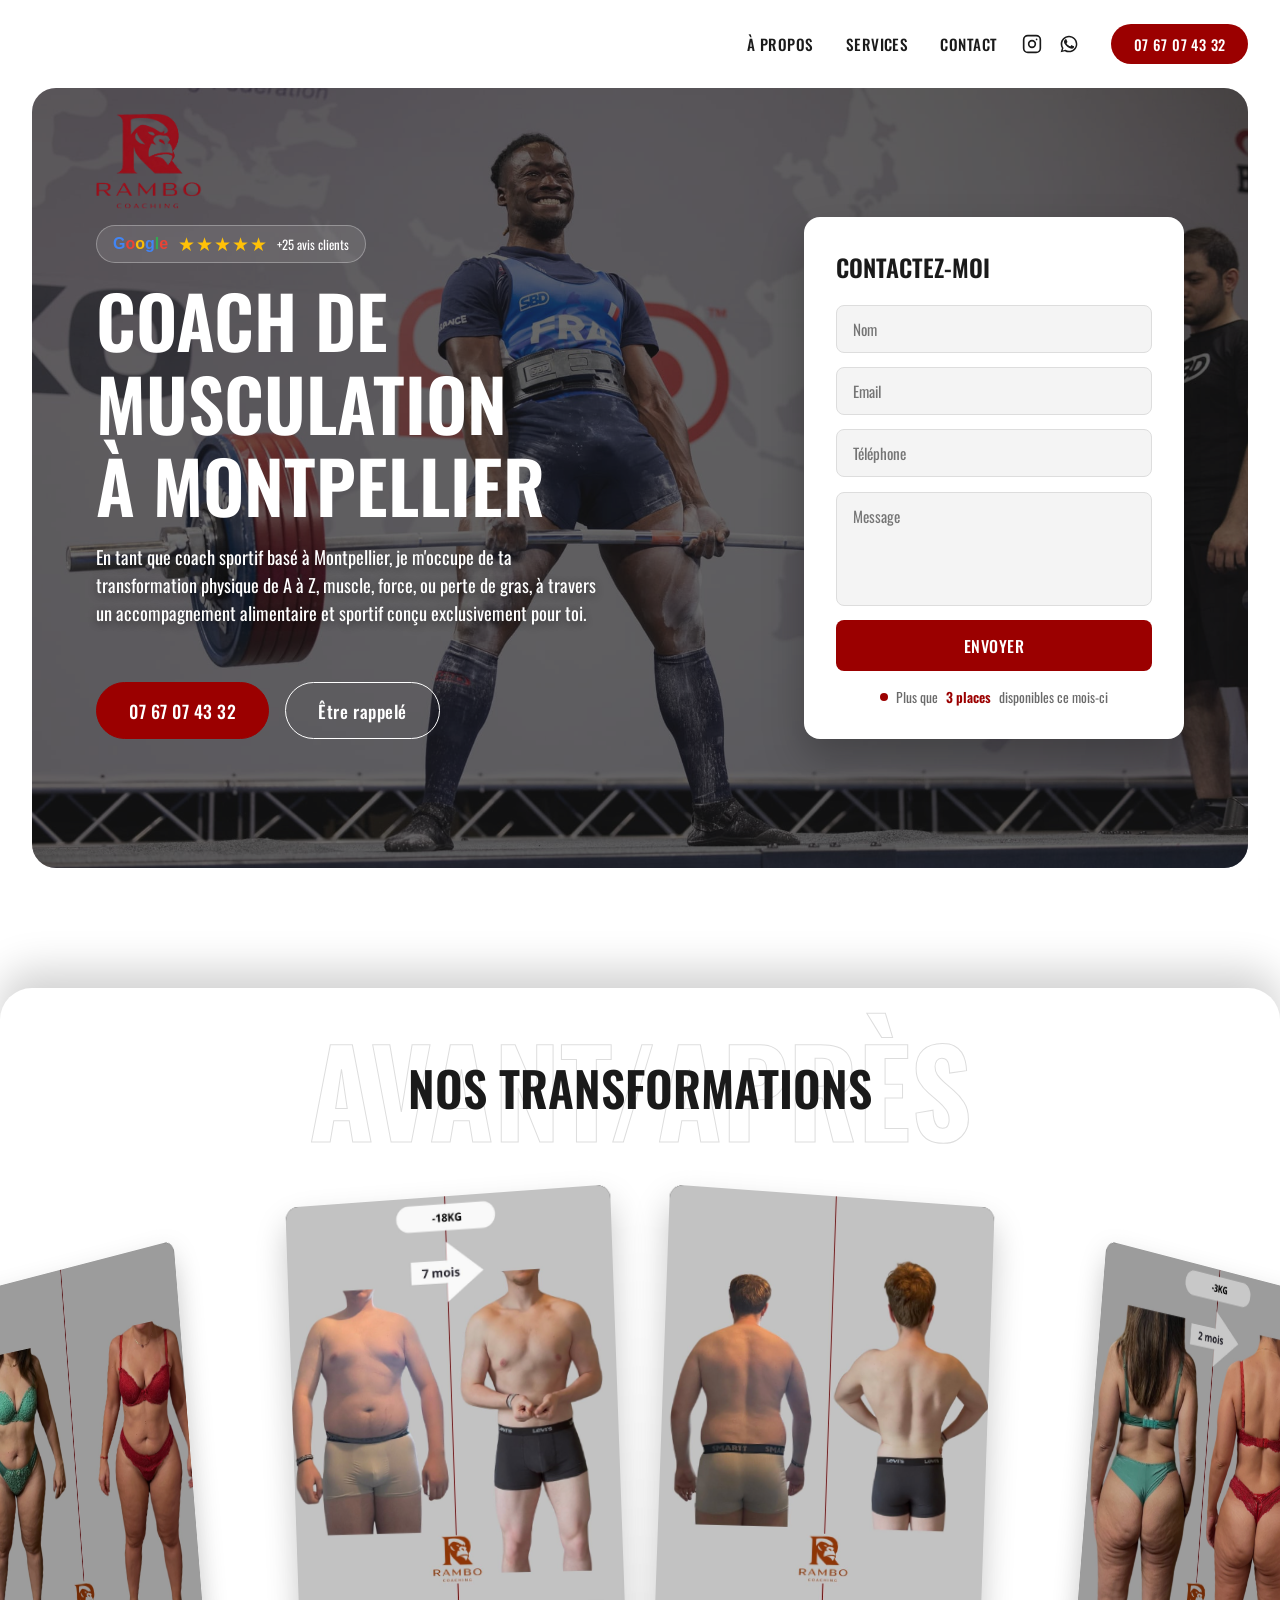
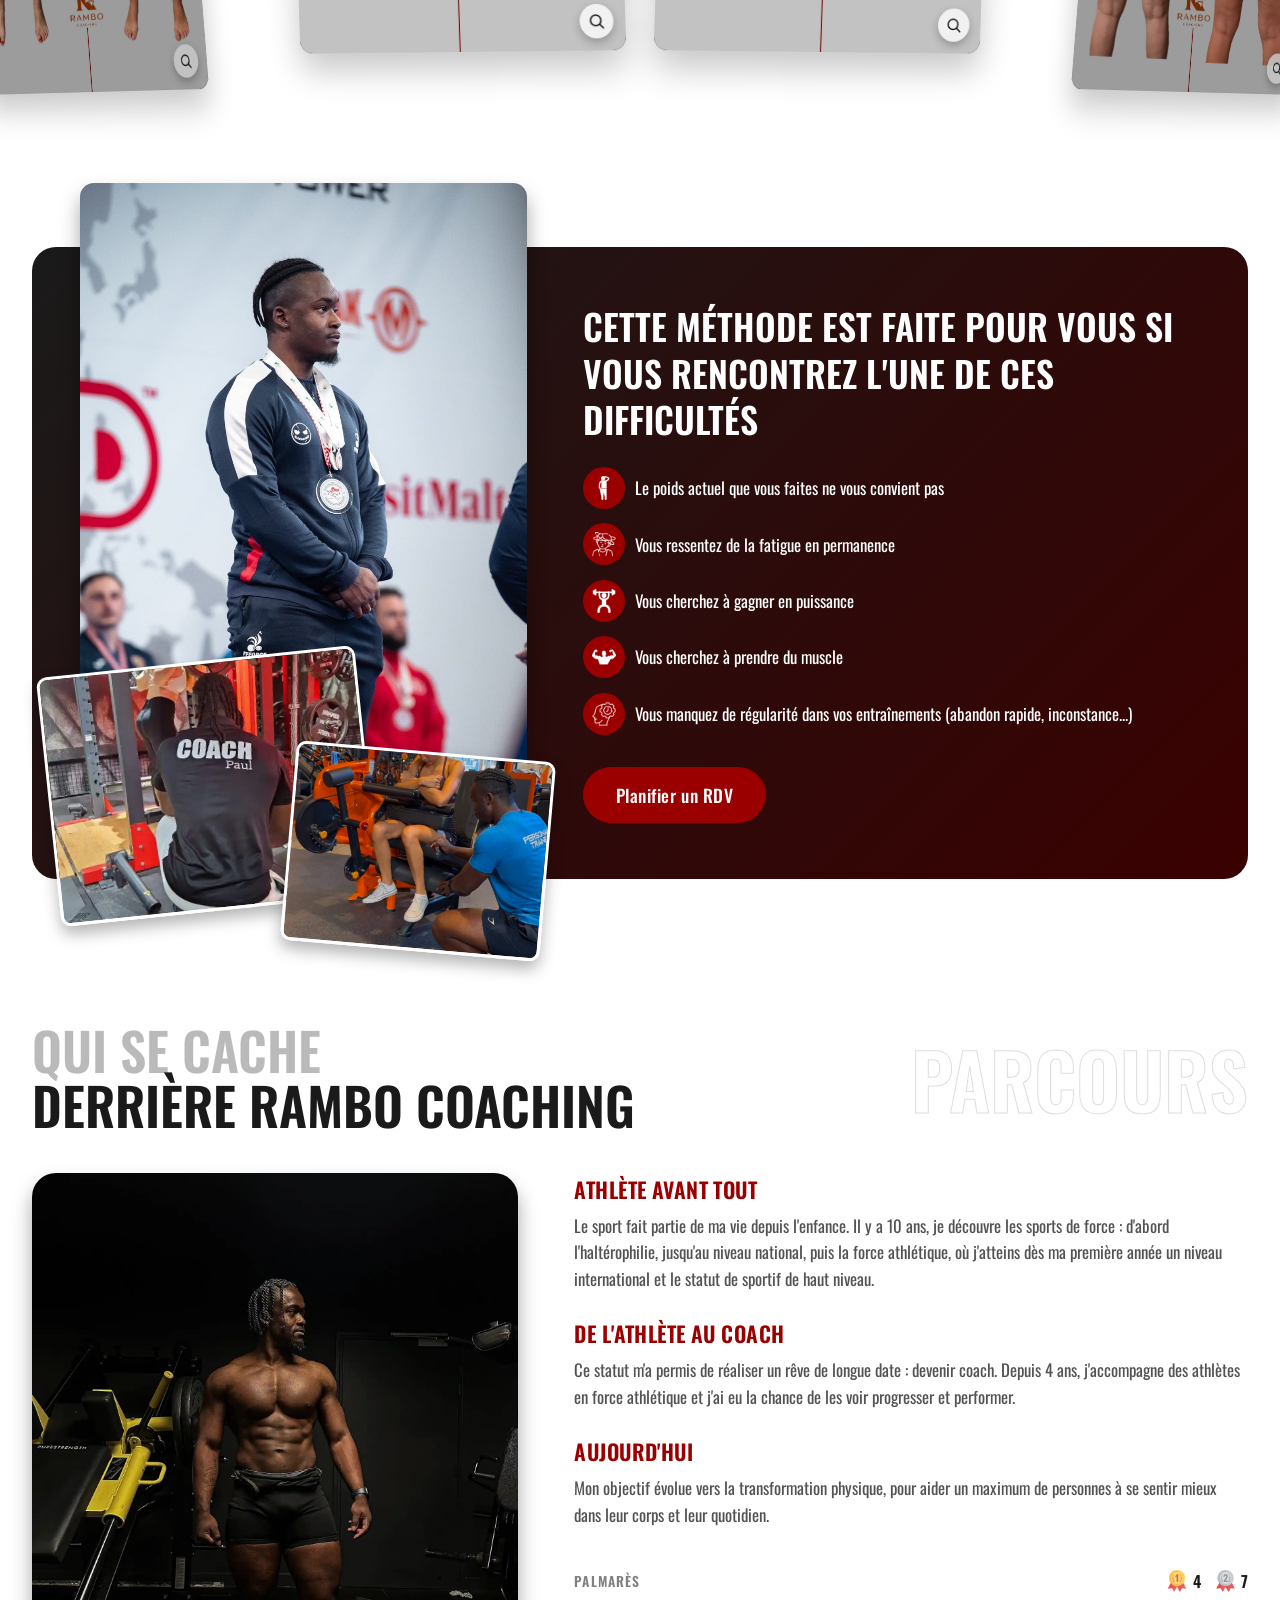
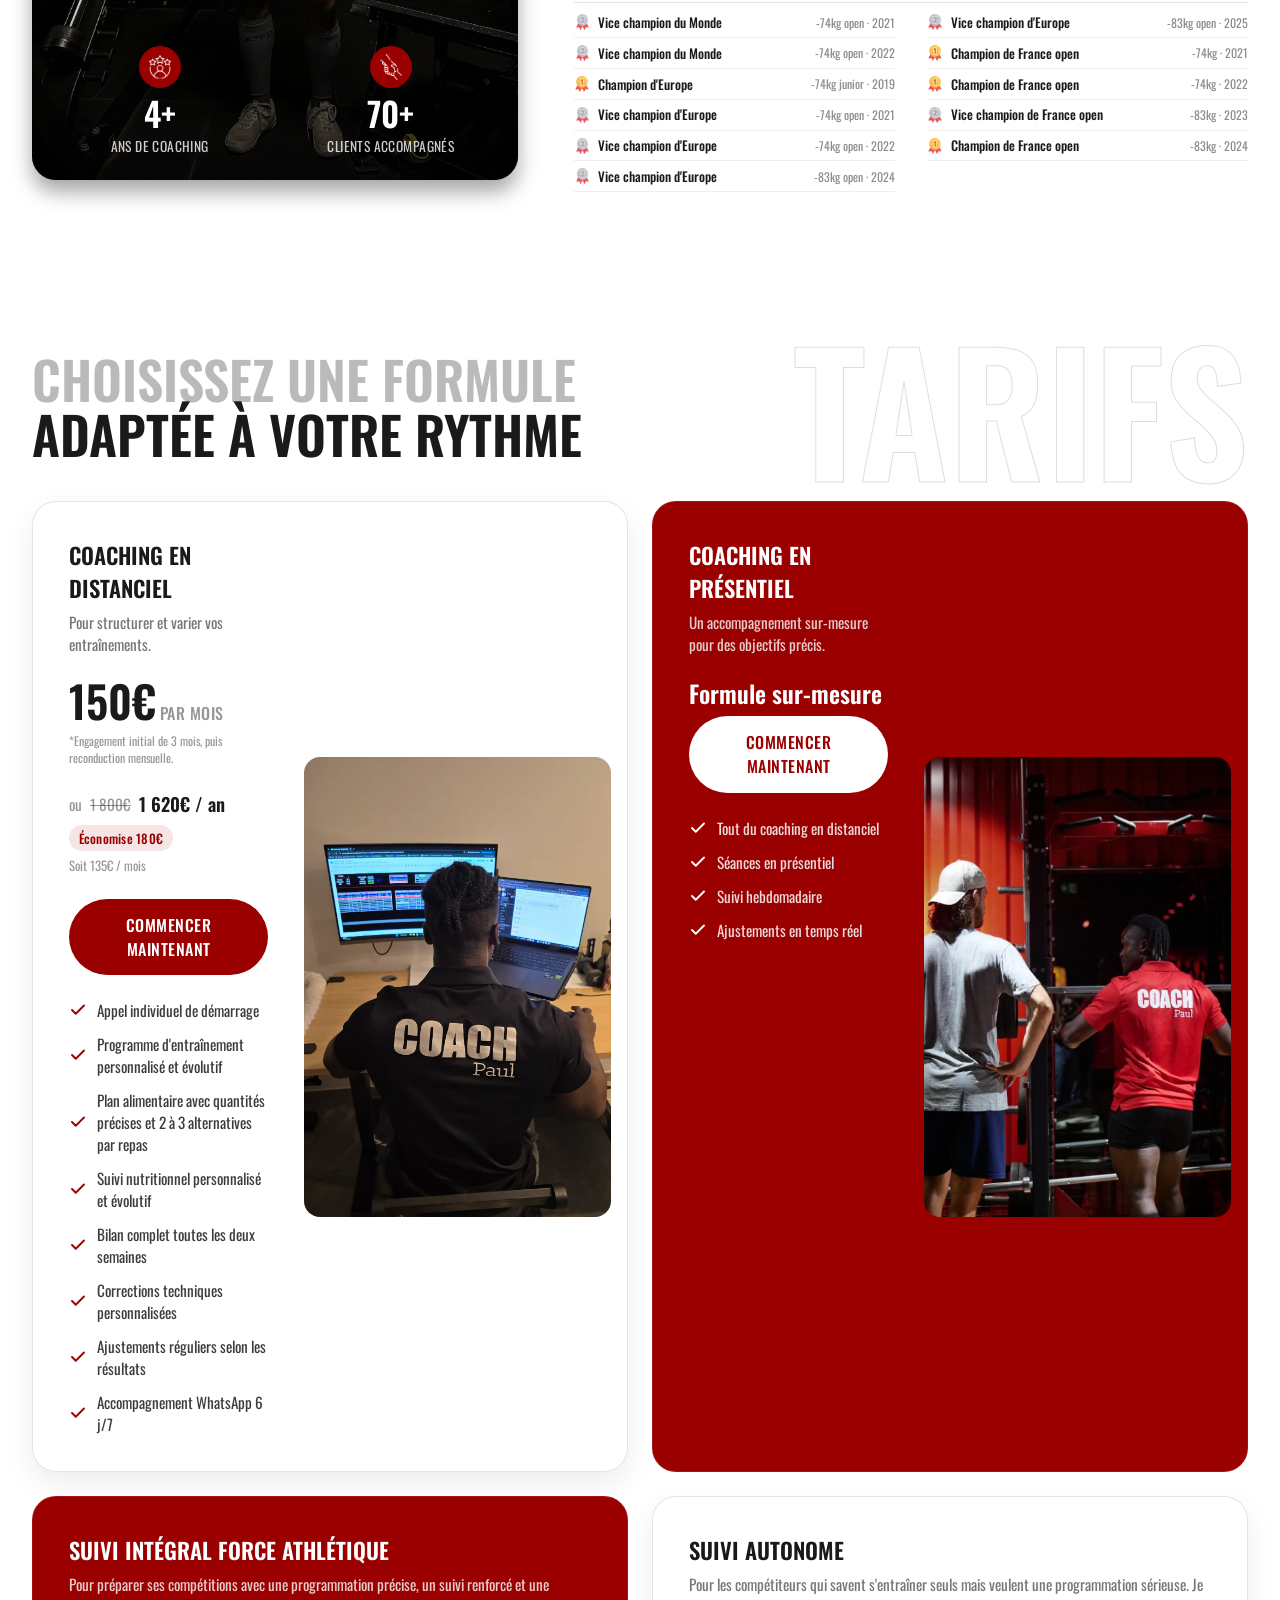
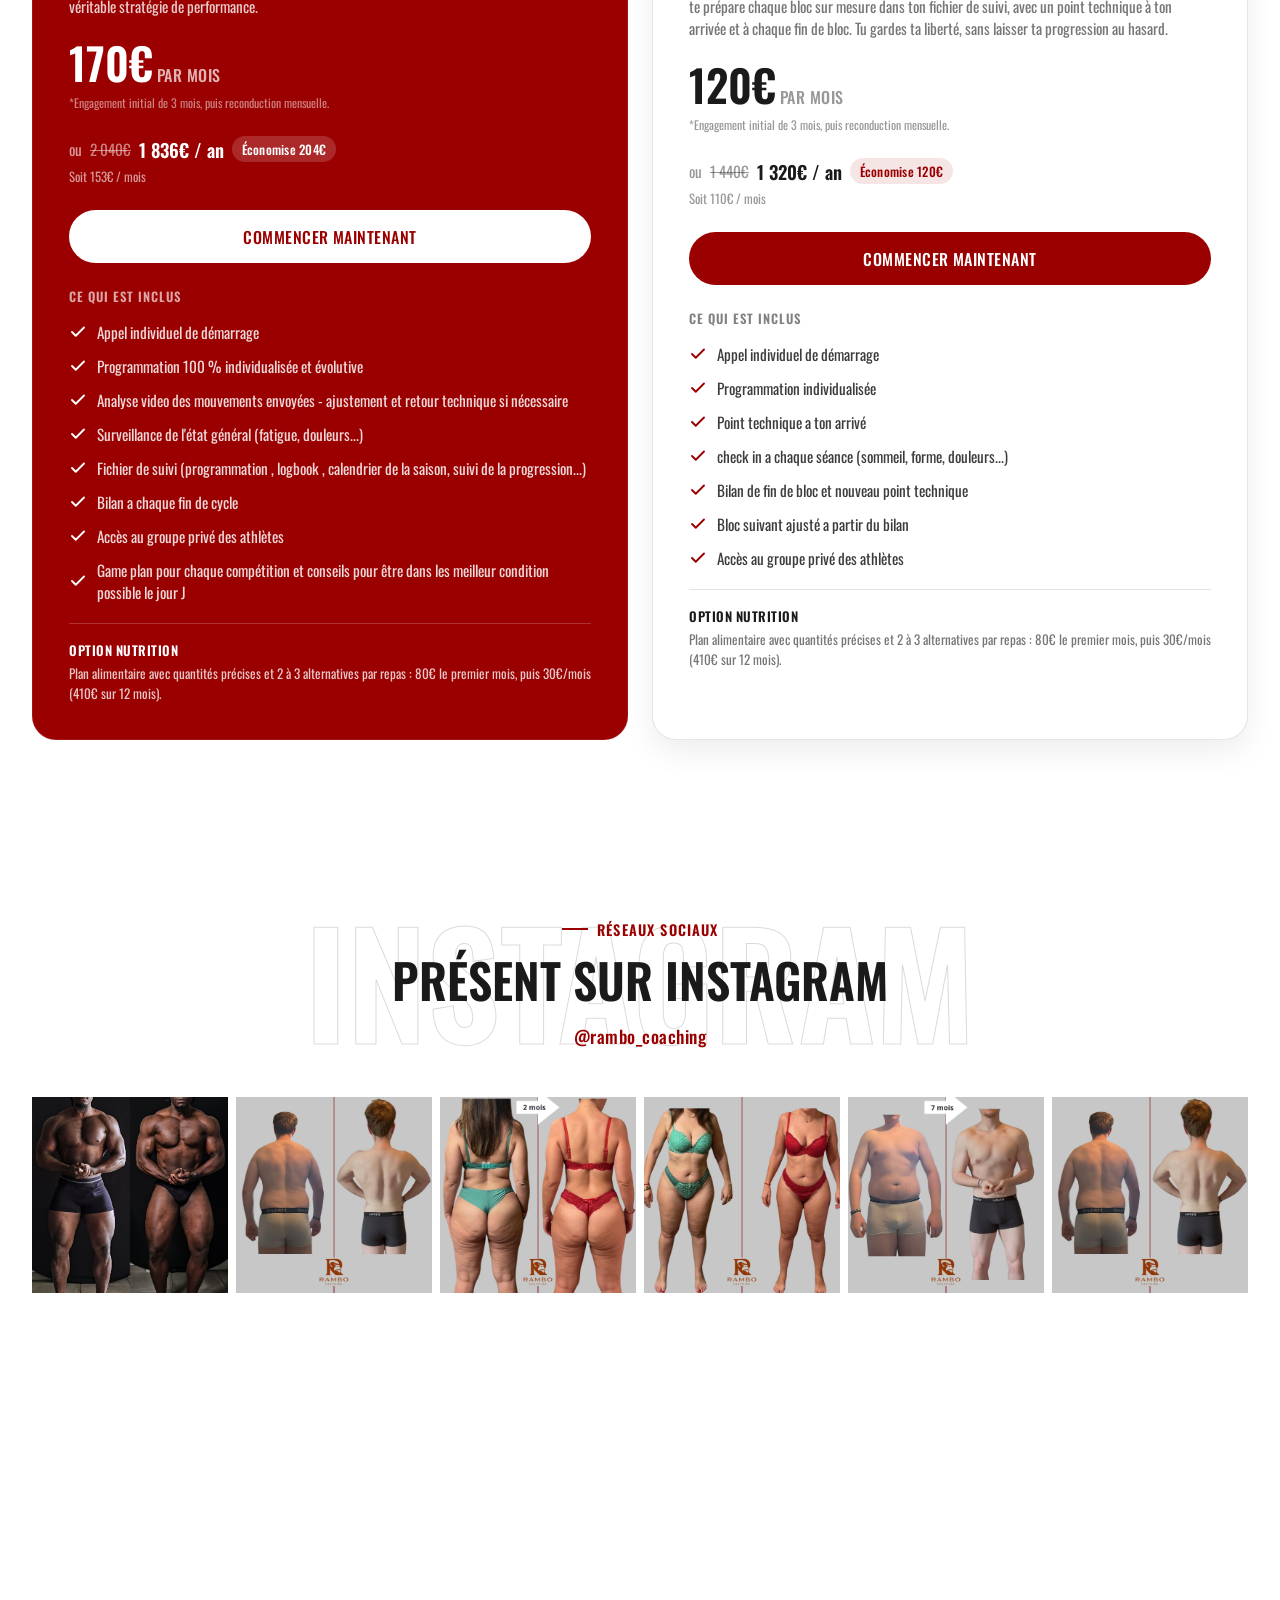
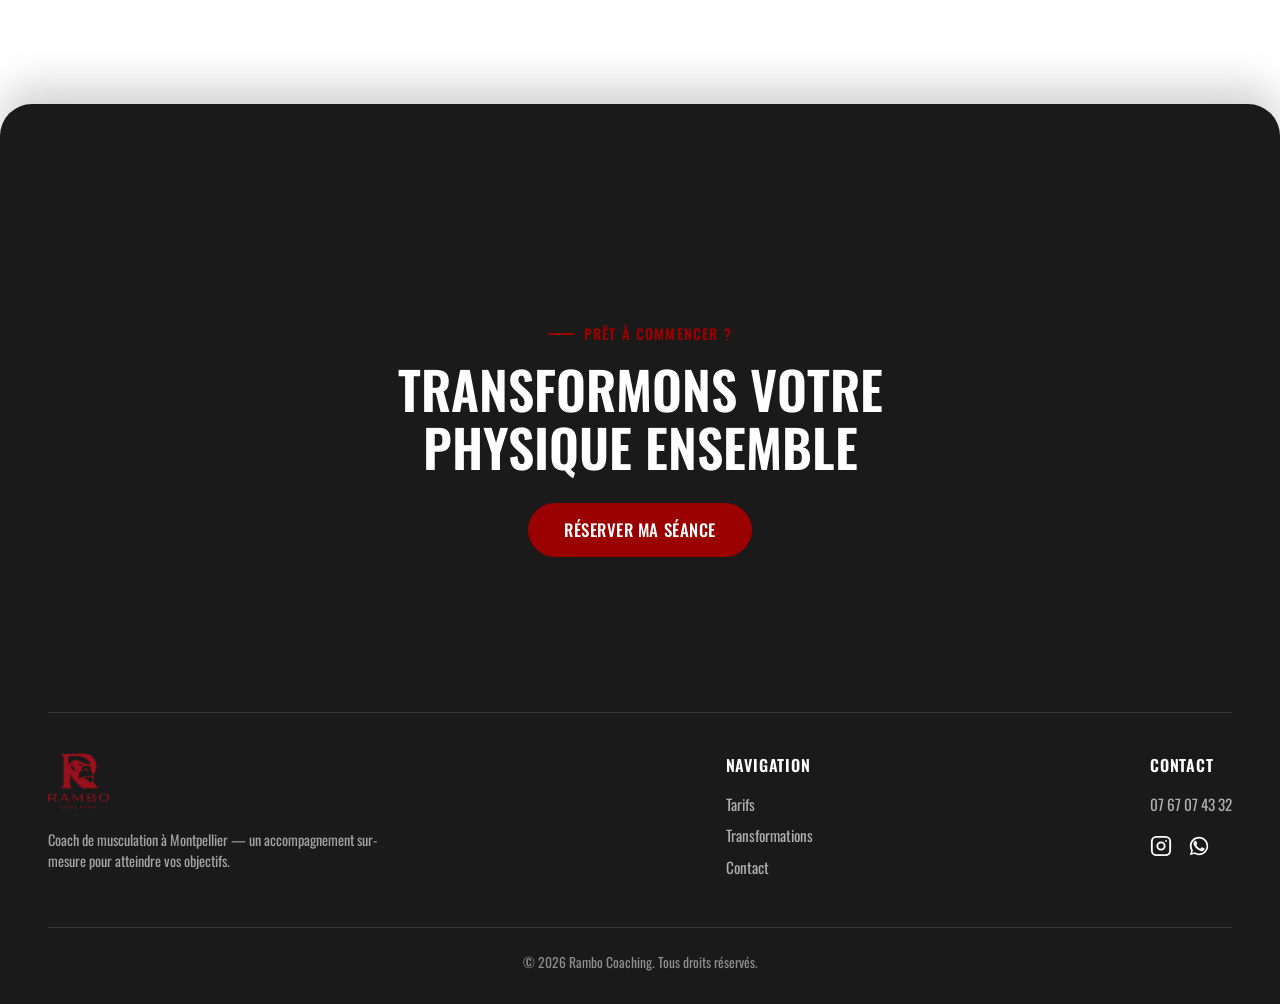
<file: index.html>
<!DOCTYPE html>
<html lang="fr">
<head>
  <meta charset="UTF-8">
  <meta name="viewport" content="width=device-width, initial-scale=1.0">
  <title>Coach de Musculation à Montpellier | Rambo Coaching</title>
  <meta name="description" content="Coach Sportif Montpellier | Un accompagnement sur-mesure pour atteindre vos objectifs">
  <link rel="canonical" href="https://rambocoaching-montpellier.fr/">

  <meta property="og:type" content="website">
  <meta property="og:site_name" content="Rambo Coaching">
  <meta property="og:locale" content="fr_FR">
  <meta property="og:url" content="https://rambocoaching-montpellier.fr/">
  <meta property="og:title" content="Coach de Musculation à Montpellier | Rambo Coaching">
  <meta property="og:description" content="Coach Sportif Montpellier | Un accompagnement sur-mesure pour atteindre vos objectifs">
  <meta property="og:image" content="https://rambocoaching-montpellier.fr/assets/images/og-image.png">
  <meta property="og:image:width" content="1200">
  <meta property="og:image:height" content="630">
  <meta property="og:image:alt" content="Rambo Coaching — coach de musculation à Montpellier">

  <meta name="twitter:card" content="summary_large_image">
  <meta name="twitter:title" content="Coach de Musculation à Montpellier | Rambo Coaching">
  <meta name="twitter:description" content="Coach Sportif Montpellier | Un accompagnement sur-mesure pour atteindre vos objectifs">
  <meta name="twitter:image" content="https://rambocoaching-montpellier.fr/assets/images/og-image.png">

  <link rel="icon" type="image/png" sizes="32x32" href="assets/favicon/favicon-32x32.png">
  <link rel="icon" type="image/png" sizes="16x16" href="assets/favicon/favicon-16x16.png">
  <link rel="apple-touch-icon" sizes="180x180" href="assets/favicon/apple-touch-icon.png">
  <link rel="icon" type="image/png" sizes="192x192" href="assets/favicon/icon-192.png">
  <link rel="icon" type="image/png" sizes="512x512" href="assets/favicon/icon-512.png">
  <link rel="preconnect" href="https://fonts.googleapis.com">
  <link rel="preconnect" href="https://fonts.gstatic.com" crossorigin>
  <link href="https://fonts.googleapis.com/css2?family=Oswald:wght@500;600&display=swap" rel="stylesheet">
  <link rel="stylesheet" href="css/style.css">

  <script type="application/ld+json">
  {
    "@context": "https://schema.org",
    "@type": "ExerciseGym",
    "@id": "https://rambocoaching-montpellier.fr/#business",
    "name": "Rambo Coaching",
    "image": "https://rambocoaching-montpellier.fr/assets/logo/logo.png",
    "logo": "https://rambocoaching-montpellier.fr/assets/logo/logo.png",
    "url": "https://rambocoaching-montpellier.fr/",
    "telephone": "+33767074332",
    "email": "rembauville@gmail.com",
    "address": {
      "@type": "PostalAddress",
      "streetAddress": "1 Place Georges Frêche",
      "addressLocality": "Montpellier",
      "postalCode": "34000",
      "addressCountry": "FR"
    },
    "hasMap": "https://share.google/DFS8xgBw91ihR6pJd",
    "aggregateRating": {
      "@type": "AggregateRating",
      "ratingValue": "5",
      "reviewCount": "25"
    },
    "openingHoursSpecification": {
      "@type": "OpeningHoursSpecification",
      "dayOfWeek": [
        "Monday",
        "Tuesday",
        "Wednesday",
        "Thursday",
        "Friday",
        "Saturday",
        "Sunday"
      ],
      "opens": "08:00",
      "closes": "20:00"
    },
    "founder": {
      "@type": "Person",
      "name": "Paul Rembauville"
    },
    "areaServed": {
      "@type": "City",
      "name": "Montpellier"
    },
    "sameAs": [
      "https://www.instagram.com/rambo_coaching"
    ],
    "makesOffer": [
      {
        "@type": "Offer",
        "itemOffered": {
          "@type": "Service",
          "name": "Coaching en présentiel",
          "description": "Séances de coaching sportif en présentiel à Montpellier"
        }
      },
      {
        "@type": "Offer",
        "itemOffered": {
          "@type": "Service",
          "name": "Coaching en distanciel",
          "description": "Coaching sportif en ligne, suivi personnalisé à distance"
        }
      }
    ]
  }
  </script>
</head>
<body>

  <header class="navbar">
    <a href="#" class="navbar-logo">
      <img src="assets/logo/logo.png" alt="Rambo Coaching - coach musculation Montpellier">
    </a>
    <nav class="navbar-links">
      <a href="#about">À propos</a>
      <a href="#tarifs">Services</a>
      <a href="#" data-open-contact>Contact</a>
      <div class="navbar-socials-mobile">
        <a href="https://www.instagram.com/rambo_coaching" aria-label="Instagram" target="_blank" rel="noopener noreferrer">
          <svg viewBox="0 0 24 24" width="22" height="22" fill="none" stroke="currentColor" stroke-width="2" stroke-linecap="round" stroke-linejoin="round">
            <rect x="2" y="2" width="20" height="20" rx="5"/>
            <circle cx="12" cy="12" r="4"/>
            <circle cx="17.5" cy="6.5" r="1" fill="currentColor" stroke="none"/>
          </svg>
        </a>
        <a href="https://wa.me/33767074332" aria-label="WhatsApp" target="_blank" rel="noopener noreferrer">
          <svg viewBox="0 0 24 24" width="22" height="22" fill="currentColor">
            <path d="M17.472 14.382c-.297-.149-1.758-.867-2.03-.967-.273-.099-.471-.148-.67.15-.197.297-.767.966-.94 1.164-.173.199-.347.223-.644.075-.297-.15-1.255-.463-2.39-1.475-.883-.788-1.48-1.761-1.653-2.059-.173-.297-.018-.458.13-.606.134-.133.298-.347.446-.52.149-.174.198-.298.298-.497.099-.198.05-.371-.025-.52-.075-.149-.669-1.612-.916-2.207-.242-.579-.487-.5-.669-.51-.173-.008-.371-.01-.57-.01-.198 0-.52.074-.792.372-.272.297-1.04 1.016-1.04 2.479 0 1.462 1.065 2.875 1.213 3.074.149.198 2.096 3.2 5.077 4.487.709.306 1.262.489 1.694.625.712.227 1.36.195 1.871.118.571-.085 1.758-.719 2.006-1.413.248-.694.248-1.289.173-1.413-.074-.124-.272-.198-.57-.347z"/>
            <path d="M12.004 2C6.486 2 2 6.486 2 12.004c0 1.86.505 3.652 1.462 5.222L2 22l4.9-1.436a9.958 9.958 0 0 0 5.104 1.398h.004c5.517 0 10.003-4.486 10.003-10.004C22.011 6.486 17.525 2 12.004 2zm0 18.164h-.003a8.13 8.13 0 0 1-4.144-1.135l-.297-.176-3.083.903.918-3.006-.194-.309a8.13 8.13 0 0 1-1.246-4.437c0-4.49 3.654-8.144 8.152-8.144 2.177 0 4.222.849 5.76 2.389a8.09 8.09 0 0 1 2.386 5.762c0 4.49-3.654 8.153-8.249 8.153z"/>
          </svg>
        </a>
      </div>
    </nav>
    <div class="navbar-socials">
      <a href="https://www.instagram.com/rambo_coaching" aria-label="Instagram" target="_blank" rel="noopener noreferrer">
        <svg viewBox="0 0 24 24" width="20" height="20" fill="none" stroke="currentColor" stroke-width="2" stroke-linecap="round" stroke-linejoin="round">
          <rect x="2" y="2" width="20" height="20" rx="5"/>
          <circle cx="12" cy="12" r="4"/>
          <circle cx="17.5" cy="6.5" r="1" fill="currentColor" stroke="none"/>
        </svg>
      </a>
      <a href="https://wa.me/33767074332" aria-label="WhatsApp" target="_blank" rel="noopener noreferrer">
        <svg viewBox="0 0 24 24" width="20" height="20" fill="currentColor">
          <path d="M17.472 14.382c-.297-.149-1.758-.867-2.03-.967-.273-.099-.471-.148-.67.15-.197.297-.767.966-.94 1.164-.173.199-.347.223-.644.075-.297-.15-1.255-.463-2.39-1.475-.883-.788-1.48-1.761-1.653-2.059-.173-.297-.018-.458.13-.606.134-.133.298-.347.446-.52.149-.174.198-.298.298-.497.099-.198.05-.371-.025-.52-.075-.149-.669-1.612-.916-2.207-.242-.579-.487-.5-.669-.51-.173-.008-.371-.01-.57-.01-.198 0-.52.074-.792.372-.272.297-1.04 1.016-1.04 2.479 0 1.462 1.065 2.875 1.213 3.074.149.198 2.096 3.2 5.077 4.487.709.306 1.262.489 1.694.625.712.227 1.36.195 1.871.118.571-.085 1.758-.719 2.006-1.413.248-.694.248-1.289.173-1.413-.074-.124-.272-.198-.57-.347z"/>
          <path d="M12.004 2C6.486 2 2 6.486 2 12.004c0 1.86.505 3.652 1.462 5.222L2 22l4.9-1.436a9.958 9.958 0 0 0 5.104 1.398h.004c5.517 0 10.003-4.486 10.003-10.004C22.011 6.486 17.525 2 12.004 2zm0 18.164h-.003a8.13 8.13 0 0 1-4.144-1.135l-.297-.176-3.083.903.918-3.006-.194-.309a8.13 8.13 0 0 1-1.246-4.437c0-4.49 3.654-8.144 8.152-8.144 2.177 0 4.222.849 5.76 2.389a8.09 8.09 0 0 1 2.386 5.762c0 4.49-3.654 8.153-8.249 8.153z"/>
        </svg>
      </a>
    </div>
    <a href="tel:+33767074332" class="navbar-cta">07 67 07 43 32</a>
    <button class="navbar-toggle" aria-label="Ouvrir le menu" aria-expanded="false">
      <span></span>
      <span></span>
      <span></span>
    </button>
  </header>

  <div class="hero-wrapper">
    <section class="hero">
      <div class="hero-overlay"></div>
      <div class="hero-content">
        <img src="assets/logo/logo.png" alt="Rambo Coaching - coach musculation Montpellier" class="hero-logo">
        <div class="hero-reviews">
          <span class="hero-reviews-google"><span style="color:#4285F4">G</span><span style="color:#EA4335">o</span><span style="color:#FBBC05">o</span><span style="color:#4285F4">g</span><span style="color:#34A853">l</span><span style="color:#EA4335">e</span></span>
          <span class="hero-reviews-stars">★★★★★</span>
          <span class="hero-reviews-text">+25 avis clients</span>
        </div>
        <h1 class="hero-tagline">Coach de musculation<br>à Montpellier</h1>
        <h2 class="hero-subheading">En tant que coach sportif basé à Montpellier, je m'occupe de ta transformation physique de A à Z, muscle, force, ou perte de gras, à travers un accompagnement alimentaire et sportif conçu exclusivement pour toi.</h2>
        <div class="hero-cta-group">
          <a href="tel:+33767074332" class="hero-cta">07 67 07 43 32</a>
          <a href="#" class="hero-cta hero-cta-outline" data-open-contact>Être rappelé</a>
        </div>
      </div>

      <div class="hero-form" id="contact">
        <h2>Contactez-moi</h2>
        <form action="https://formspree.io/f/xeeyvvab" method="POST">
          <input type="text" name="nom" placeholder="Nom" required>
          <input type="email" name="email" placeholder="Email" required>
          <input type="tel" name="telephone" placeholder="Téléphone">
          <textarea name="message" placeholder="Message" rows="4" required></textarea>
          <button type="submit">Envoyer</button>
        </form>
        <p class="hero-form-scarcity"><span class="hero-form-dot"></span>Plus que <strong id="heroPlaces">6 places</strong> disponibles ce mois-ci</p>
      </div>
    </section>
  </div>

  <section class="gallery" aria-label="Galerie photos">
    <div class="gallery-title-wrap">
      <span class="gallery-ghost" aria-hidden="true">Avant/Après</span>
      <h2 class="gallery-title">Nos Transformations</h2>
    </div>
    <div class="curved-carousel" id="curvedCarousel"></div>
  </section>

  <div class="qualify-wrapper">
    <section class="qualify-card">
      <div class="qualify-visual">
        <img src="assets/images/paulstanding.jpg" alt="Paul, coach sportif à Montpellier, spécialiste en musculation et perte de poids" class="qualify-main-photo" loading="lazy">
        <img src="assets/images/seance-musculation-montpellier.webp" alt="Coach musculation Montpellier - séance de coaching sportif avec Paul" class="qualify-float qualify-float-1" loading="lazy">
        <img src="assets/images/coach-personnel-montpellier.jpg" alt="Coach sportif Montpellier - accompagnement musculation personnalisé" class="qualify-float qualify-float-2" loading="lazy">
      </div>
      <div class="qualify-content">
        <h2>Cette méthode est faite pour vous si vous rencontrez l'une de ces difficultés</h2>
        <ul class="qualify-list">
          <li><span class="qualify-icon"><img src="assets/icon/oversize.webp" alt="" loading="lazy"></span>Le poids actuel que vous faites ne vous convient pas</li>
          <li><span class="qualify-icon"><img src="assets/icon/dizziness.webp" alt="" loading="lazy"></span>Vous ressentez de la fatigue en permanence</li>
          <li><span class="qualify-icon"><img src="assets/icon/weightlifting.webp" alt="" loading="lazy"></span>Vous cherchez à gagner en puissance</li>
          <li><span class="qualify-icon"><img src="assets/icon/muscle.webp" alt="" loading="lazy"></span>Vous cherchez à prendre du muscle</li>
          <li><span class="qualify-icon"><img src="assets/icon/discipline.webp" alt="" loading="lazy"></span>Vous manquez de régularité dans vos entraînements (abandon rapide, inconstance...)</li>
        </ul>
        <a href="#" class="hero-cta qualify-cta" data-open-contact>Planifier un RDV</a>
      </div>
    </section>
  </div>

  <!-- Profile / trust section — content is rendered from the CMS-editable
       data file (data/profile.json) by js/main.js. -->
  <section class="profile" id="about">
    <div class="profile-inner">
      <div class="profile-title">
        <span class="profile-ghost" aria-hidden="true">Parcours</span>
        <h2 class="profile-heading">
          <span class="profile-heading-muted">Qui se cache</span>
          <span class="profile-heading-bold">derrière Rambo Coaching</span>
        </h2>
      </div>

      <div class="profile-layout">
        <div class="profile-visual">
          <div class="profile-photo-wrap" id="profileVisual"></div>
          <!-- On desktop these sit over the photo; on mobile they flow
               underneath it (see the media queries in style.css). -->
          <div class="profile-stats" id="profileStats"></div>
        </div>
        <div class="profile-content">
          <div class="profile-bio" id="profileBio"></div>
          <div class="profile-medals" id="profileMedals"></div>
        </div>
      </div>
    </div>
  </section>

  <section class="pricing" id="tarifs">
    <div class="pricing-inner">
      <div class="pricing-title">
        <span class="pricing-ghost" aria-hidden="true">Tarifs</span>
        <h2 class="pricing-heading">
          <span class="pricing-heading-muted">Choisissez une formule</span>
          <span class="pricing-heading-bold">adaptée à votre rythme</span>
        </h2>
      </div>

      <!-- Rendered by js/main.js from the CMS-editable data file
           (data/offers.json). Offers with a photo fill the first row, those
           without one the second, text-only row. -->
      <div class="pricing-cards" id="pricingCards"></div>
      <div class="pricing-cards pricing-cards--text" id="pricingCardsText" hidden></div>
    </div>
  </section>

  <section class="instagram" id="instagram">
    <div class="instagram-inner">
      <div class="instagram-header">
        <p class="instagram-eyebrow"><span class="instagram-eyebrow-line"></span>Réseaux sociaux</p>
        <div class="instagram-title">
          <span class="instagram-ghost" aria-hidden="true">Instagram</span>
          <h2 class="instagram-heading">Présent sur Instagram</h2>
        </div>
        <a href="https://www.instagram.com/rambo_coaching" class="instagram-handle" target="_blank" rel="noopener noreferrer">@rambo_coaching</a>
      </div>
      <div class="instagram-feed" id="instagramFeed"></div>
    </div>
  </section>

  <footer class="site-footer">
    <div class="footer-cta">
      <p class="footer-cta-eyebrow"><span class="footer-cta-line"></span>Prêt à commencer ?</p>
      <h2 class="footer-cta-heading">Transformons votre<br>physique ensemble</h2>
      <a href="#" class="footer-cta-btn" data-open-contact>Réserver ma séance</a>
    </div>

    <div class="footer-body">
      <div class="footer-main">
        <div class="footer-brand">
          <img src="assets/logo/logo.png" alt="Rambo Coaching - coach musculation Montpellier" class="footer-logo" loading="lazy">
          <p>Coach de musculation à Montpellier — un accompagnement sur-mesure pour atteindre vos objectifs.</p>
        </div>

        <nav class="footer-col" aria-label="Navigation pied de page">
          <h3>Navigation</h3>
          <a href="#tarifs">Tarifs</a>
          <a href="#instagram">Transformations</a>
          <a href="#" data-open-contact>Contact</a>
        </nav>

        <div class="footer-col">
          <h3>Contact</h3>
          <a href="tel:+33767074332">07 67 07 43 32</a>
          <div class="footer-socials">
            <a href="https://www.instagram.com/rambo_coaching" aria-label="Instagram" target="_blank" rel="noopener noreferrer">
              <svg viewBox="0 0 24 24" width="22" height="22" fill="none" stroke="currentColor" stroke-width="2" stroke-linecap="round" stroke-linejoin="round">
                <rect x="2" y="2" width="20" height="20" rx="5"/>
                <circle cx="12" cy="12" r="4"/>
                <circle cx="17.5" cy="6.5" r="1" fill="currentColor" stroke="none"/>
              </svg>
            </a>
            <a href="https://wa.me/33767074332" aria-label="WhatsApp" target="_blank" rel="noopener noreferrer">
              <svg viewBox="0 0 24 24" width="22" height="22" fill="currentColor">
                <path d="M17.472 14.382c-.297-.149-1.758-.867-2.03-.967-.273-.099-.471-.148-.67.15-.197.297-.767.966-.94 1.164-.173.199-.347.223-.644.075-.297-.15-1.255-.463-2.39-1.475-.883-.788-1.48-1.761-1.653-2.059-.173-.297-.018-.458.13-.606.134-.133.298-.347.446-.52.149-.174.198-.298.298-.497.099-.198.05-.371-.025-.52-.075-.149-.669-1.612-.916-2.207-.242-.579-.487-.5-.669-.51-.173-.008-.371-.01-.57-.01-.198 0-.52.074-.792.372-.272.297-1.04 1.016-1.04 2.479 0 1.462 1.065 2.875 1.213 3.074.149.198 2.096 3.2 5.077 4.487.709.306 1.262.489 1.694.625.712.227 1.36.195 1.871.118.571-.085 1.758-.719 2.006-1.413.248-.694.248-1.289.173-1.413-.074-.124-.272-.198-.57-.347z"/>
                <path d="M12.004 2C6.486 2 2 6.486 2 12.004c0 1.86.505 3.652 1.462 5.222L2 22l4.9-1.436a9.958 9.958 0 0 0 5.104 1.398h.004c5.517 0 10.003-4.486 10.003-10.004C22.011 6.486 17.525 2 12.004 2zm0 18.164h-.003a8.13 8.13 0 0 1-4.144-1.135l-.297-.176-3.083.903.918-3.006-.194-.309a8.13 8.13 0 0 1-1.246-4.437c0-4.49 3.654-8.144 8.152-8.144 2.177 0 4.222.849 5.76 2.389a8.09 8.09 0 0 1 2.386 5.762c0 4.49-3.654 8.153-8.249 8.153z"/>
              </svg>
            </a>
          </div>
        </div>
      </div>

      <div class="footer-bottom">
        <p>&copy; 2026 Rambo Coaching. Tous droits réservés.</p>
      </div>
    </div>
  </footer>

  <div class="whatsapp-widget" id="whatsappWidget">
    <div class="whatsapp-panel">
      <div class="whatsapp-card">
        <h4>Réservez votre premier cours&nbsp;!</h4>
        <p>Enchanté de vous rencontrer&nbsp;! Si vous avez des questions sur mes services, n'hésitez pas à me contacter.</p>
      </div>
      <div class="whatsapp-action">
        <img src="assets/images/coach-sportif-montpellier-paul.webp" alt="Paul, coach sportif à Montpellier - Rambo Coaching" class="whatsapp-avatar" loading="lazy">
        <a href="https://wa.me/33767074332" class="whatsapp-chat-btn" target="_blank" rel="noopener noreferrer">Discutez avec moi</a>
      </div>
    </div>

    <button class="whatsapp-toggle" type="button" aria-label="Ouvrir la discussion WhatsApp" aria-expanded="false">
      <span class="whatsapp-icon whatsapp-icon-wa">
        <svg viewBox="0 0 24 24" width="28" height="28" fill="currentColor" aria-hidden="true">
          <path d="M17.472 14.382c-.297-.149-1.758-.867-2.03-.967-.273-.099-.471-.148-.67.15-.197.297-.767.966-.94 1.164-.173.199-.347.223-.644.075-.297-.15-1.255-.463-2.39-1.475-.883-.788-1.48-1.761-1.653-2.059-.173-.297-.018-.458.13-.606.134-.133.298-.347.446-.52.149-.174.198-.298.298-.497.099-.198.05-.371-.025-.52-.075-.149-.669-1.612-.916-2.207-.242-.579-.487-.5-.669-.51-.173-.008-.371-.01-.57-.01-.198 0-.52.074-.792.372-.272.297-1.04 1.016-1.04 2.479 0 1.462 1.065 2.875 1.213 3.074.149.198 2.096 3.2 5.077 4.487.709.306 1.262.489 1.694.625.712.227 1.36.195 1.871.118.571-.085 1.758-.719 2.006-1.413.248-.694.248-1.289.173-1.413-.074-.124-.272-.198-.57-.347z"/>
          <path d="M12.004 2C6.486 2 2 6.486 2 12.004c0 1.86.505 3.652 1.462 5.222L2 22l4.9-1.436a9.958 9.958 0 0 0 5.104 1.398h.004c5.517 0 10.003-4.486 10.003-10.004C22.011 6.486 17.525 2 12.004 2zm0 18.164h-.003a8.13 8.13 0 0 1-4.144-1.135l-.297-.176-3.083.903.918-3.006-.194-.309a8.13 8.13 0 0 1-1.246-4.437c0-4.49 3.654-8.144 8.152-8.144 2.177 0 4.222.849 5.76 2.389a8.09 8.09 0 0 1 2.386 5.762c0 4.49-3.654 8.153-8.249 8.153z"/>
        </svg>
      </span>
      <span class="whatsapp-icon whatsapp-icon-close">
        <svg viewBox="0 0 24 24" width="26" height="26" fill="none" stroke="currentColor" stroke-width="2.5" stroke-linecap="round" aria-hidden="true">
          <line x1="6" y1="6" x2="18" y2="18"/>
          <line x1="18" y1="6" x2="6" y2="18"/>
        </svg>
      </span>
    </button>
  </div>

  <div class="contact-modal" id="contactModal" aria-hidden="true">
    <div class="contact-modal-card" role="dialog" aria-modal="true" aria-labelledby="contactModalTitle">
      <button class="contact-modal-close" aria-label="Fermer">&times;</button>

      <div class="contact-modal-panel">
        <h2 class="contact-modal-title" id="contactModalTitle">Je vous recontacte très rapidement</h2>
        <h3 class="contact-modal-subtitle">Vos coordonnées</h3>

        <form action="https://formspree.io/f/xeeyvvab" method="POST" class="contact-modal-form">
          <input type="text" name="prenom" placeholder="Prénom *" required>
          <input type="email" name="email" placeholder="Email *" required>
          <input type="tel" name="telephone" placeholder="Téléphone *" required>
          <button type="submit">Je me lance <span aria-hidden="true">&rarr;</span></button>
        </form>

        <p class="contact-modal-phone">Ou appeler au <a href="tel:+33767074332">07 67 07 43 32</a></p>
      </div>

      <div class="contact-modal-image">
        <img src="assets/images/coach-sportif-montpellier-paul.webp" alt="Paul, coach sportif à Montpellier - Rambo Coaching" loading="lazy">
      </div>
    </div>
  </div>

  <script src="js/main.js"></script>
  <script src="js/curved-carousel.js"></script>
</body>
</html>
</file>
<file: css/style.css>
:root {
  --color-red: #9b0000;
  --color-dark: #1a1a1a;
  --color-white: #ffffff;
}

* {
  margin: 0;
  padding: 0;
  box-sizing: border-box;
}

body {
  background-color: var(--color-white);
  color: var(--color-dark);
}

/* Scrollbar */
::-webkit-scrollbar {
  width: 12px;
}

::-webkit-scrollbar-track {
  background: var(--color-white);
}

::-webkit-scrollbar-thumb {
  background-color: var(--color-red);
  border-radius: 999px;
  border: 3px solid var(--color-white);
}

html {
  scrollbar-color: var(--color-red) var(--color-white);
}

.navbar {
  position: sticky;
  top: 0;
  z-index: 100;
  display: flex;
  align-items: center;
  justify-content: flex-start;
  padding: 1.5rem 2rem;
  background-color: transparent;
  box-shadow: none;
  transition: background-color 0.2s ease, box-shadow 0.2s ease;
}

.navbar-logo {
  position: absolute;
  left: 2rem;
  top: 50%;
  transform: translateY(-50%);
  display: block;
  opacity: 0;
  visibility: hidden;
  transition: opacity 0.2s ease, visibility 0.2s ease;
}

.navbar.is-scrolled .navbar-logo {
  opacity: 1;
  visibility: visible;
}

.navbar.is-scrolled {
  background-color: var(--color-white);
  box-shadow: 0 2px 10px rgba(0, 0, 0, 0.08);
}

.navbar-logo img {
  height: 44px;
  width: auto;
  display: block;
}

.navbar-links {
  display: flex;
  gap: 2rem;
  margin-left: auto;
}

.navbar-links a {
  color: var(--color-dark);
  text-decoration: none;
  font-family: 'Oswald', sans-serif;
  font-weight: 500;
  text-transform: uppercase;
  font-size: 0.95rem;
  letter-spacing: 0.03em;
}

.navbar-links a:hover {
  color: var(--color-red);
}

.navbar-socials {
  display: flex;
  align-items: center;
  gap: 1.1rem;
  margin-left: 1.5rem;
}

.navbar-socials a {
  color: var(--color-dark);
  display: flex;
  transition: color 0.2s ease;
}

.navbar-socials a:hover {
  color: var(--color-red);
}

.navbar-socials-mobile {
  display: none;
}

.navbar-cta {
  display: inline-block;
  margin-left: 2rem;
  padding: 0.6rem 1.4rem;
  background-color: var(--color-red);
  color: var(--color-white);
  text-decoration: none;
  font-family: 'Oswald', sans-serif;
  font-weight: 500;
  font-size: 0.9rem;
  letter-spacing: 0.03em;
  border-radius: 999px;
  white-space: nowrap;
  transition: opacity 0.2s ease;
}

.navbar-cta:hover {
  opacity: 0.85;
}

.navbar-toggle {
  display: none;
  flex-direction: column;
  justify-content: center;
  gap: 5px;
  width: 32px;
  height: 32px;
  background: none;
  border: none;
  cursor: pointer;
  padding: 0;
  margin-left: auto;
}

.navbar-toggle span {
  display: block;
  width: 100%;
  height: 2px;
  background-color: var(--color-dark);
  transition: transform 0.2s ease;
}

.navbar-toggle span:nth-child(2) {
  transition: opacity 0.15s ease;
}

.navbar-toggle.is-active span:nth-child(1) {
  transform: translateY(7px) rotate(45deg);
}

.navbar-toggle.is-active span:nth-child(2) {
  opacity: 0;
}

.navbar-toggle.is-active span:nth-child(3) {
  transform: translateY(-7px) rotate(-45deg);
}

@media (max-width: 768px) {
  .navbar {
    padding: 1rem;
    flex-wrap: wrap;
  }

  .navbar-logo {
    left: 1rem;
    opacity: 1;
    visibility: visible;
  }

  .navbar-toggle {
    display: flex;
  }

  .navbar-cta {
    display: none;
  }

  .navbar-socials {
    display: none;
  }

  .navbar-links {
    display: none;
    flex-direction: column;
    align-items: center;
    gap: 1.5rem;
    position: absolute;
    top: 100%;
    left: 0;
    width: 100%;
    padding: 1.5rem 0 2rem;
    background-color: var(--color-white);
    box-shadow: 0 12px 24px rgba(0, 0, 0, 0.15);
    z-index: 50;
  }

  .navbar-links.is-open {
    display: flex;
  }

  .navbar-links a {
    font-size: 1rem;
  }

  .navbar-socials-mobile {
    display: flex;
    align-items: center;
    gap: 1.5rem;
    margin-top: 0.5rem;
  }

  .navbar-socials-mobile a {
    color: var(--color-dark);
    display: flex;
    transition: color 0.2s ease;
  }

  .navbar-socials-mobile a:hover {
    color: var(--color-red);
  }
}

.hero-wrapper {
  padding: 0 2rem 1.5rem;
  opacity: 0;
  animation: heroFadeIn 1s ease forwards;
}

@keyframes heroFadeIn {
  from {
    opacity: 0;
    transform: translateY(12px);
  }
  to {
    opacity: 1;
    transform: translateY(0);
  }
}

@media (prefers-reduced-motion: reduce) {
  .hero-wrapper {
    opacity: 1;
    animation: none;
  }
}

.hero {
  position: relative;
  /* Sized to fit alongside the navbar + wrapper padding within a
     single viewport height, so the whole hero card is visible
     without needing to scroll. */
  min-height: calc(100vh - 120px);
  display: flex;
  align-items: center;
  justify-content: space-between;
  gap: 2rem;
  padding: 2rem 4rem;
  text-align: left;
  background-image: url('../assets/images/coach-musculation-montpellier-competition.jpeg');
  background-size: cover;
  background-position: center 25%;
  background-repeat: no-repeat;
  border-radius: 24px;
  overflow: hidden;
}

.hero-overlay {
  position: absolute;
  inset: 0;
  background-color: var(--color-dark);
  opacity: 0.65;
  z-index: 1;
}

.hero-content {
  position: relative;
  z-index: 2;
}

.hero-logo {
  height: 96px;
  width: auto;
  display: block;
  margin-top: -8.5rem;
  margin-bottom: 1rem;
}

.hero-reviews {
  display: inline-flex;
  align-items: center;
  gap: 0.6rem;
  background-color: rgba(255, 255, 255, 0.1);
  border: 1px solid rgba(255, 255, 255, 0.3);
  border-radius: 999px;
  padding: 0.4rem 1rem;
  margin-bottom: 1rem;
}

.hero-reviews-google {
  font-family: Arial, sans-serif;
  font-weight: 700;
  font-size: 1rem;
}

.hero-reviews-stars {
  color: #ffc107;
  font-size: 1.2rem;
  letter-spacing: 0.05em;
}

.hero-reviews-text {
  font-family: 'Oswald', sans-serif;
  font-weight: 400;
  font-size: 0.8rem;
  color: var(--color-white);
}

.hero-content .hero-tagline {
  font-family: 'Oswald', sans-serif;
  font-weight: 600;
  font-size: clamp(2rem, 6vw, 4.5rem);
  line-height: 1.15;
  text-transform: uppercase;
  color: var(--color-white);
  margin-bottom: 0.75rem;
}

.hero-subheading {
  font-family: 'Oswald', sans-serif;
  font-weight: 400;
  font-size: clamp(0.95rem, 1.6vw, 1.15rem);
  line-height: 1.5;
  max-width: 32rem;
  color: var(--color-white);
  text-shadow: 0 2px 8px rgba(0, 0, 0, 0.45);
  margin-top: 1rem;
  margin-bottom: 1.5rem;
}

.hero-cta-group {
  display: flex;
  flex-wrap: wrap;
  align-items: center;
  gap: 1rem;
}

.hero-cta {
  display: inline-block;
  margin-top: 2rem;
  padding: 0.9rem 2rem;
  background-color: var(--color-red);
  color: var(--color-white);
  text-decoration: none;
  font-family: 'Oswald', sans-serif;
  font-weight: 500;
  font-size: 1.1rem;
  letter-spacing: 0.03em;
  border-radius: 999px;
  border: 1px solid var(--color-red);
  transition: opacity 0.2s ease, background-color 0.2s ease, color 0.2s ease;
}

.hero-cta:hover {
  opacity: 0.85;
}

.hero-cta-outline {
  background-color: transparent;
  color: var(--color-white);
  border-color: var(--color-white);
}

.hero-cta-outline:hover {
  background-color: var(--color-white);
  color: var(--color-dark);
  opacity: 1;
}

.qualify-cta {
  align-self: flex-start;
}

.hero-form {
  position: relative;
  z-index: 2;
  background-color: var(--color-white);
  border-radius: 16px;
  padding: 2rem;
  width: 100%;
  max-width: 380px;
  flex-shrink: 0;
  box-shadow: 0 20px 40px rgba(0, 0, 0, 0.25);
}

.hero-form h2 {
  font-family: 'Oswald', sans-serif;
  font-weight: 600;
  font-size: 1.5rem;
  text-transform: uppercase;
  color: var(--color-dark);
  margin-bottom: 1.25rem;
}

.hero-form form {
  display: flex;
  flex-direction: column;
  gap: 0.9rem;
}

.hero-form input,
.hero-form textarea {
  font-family: 'Oswald', sans-serif;
  font-size: 0.95rem;
  color: var(--color-dark);
  background-color: #f4f4f4;
  border: 1px solid #ddd;
  border-radius: 8px;
  padding: 0.75rem 1rem;
  resize: none;
}

.hero-form input:focus,
.hero-form textarea:focus {
  outline: none;
  border-color: var(--color-red);
}

.hero-form button {
  font-family: 'Oswald', sans-serif;
  font-weight: 500;
  font-size: 1rem;
  text-transform: uppercase;
  letter-spacing: 0.03em;
  color: var(--color-white);
  background-color: var(--color-red);
  border: none;
  border-radius: 8px;
  padding: 0.85rem;
  cursor: pointer;
  transition: opacity 0.2s ease;
}

.hero-form button:hover {
  opacity: 0.85;
}

.hero-form-scarcity {
  display: flex;
  align-items: center;
  justify-content: center;
  gap: 0.5rem;
  margin-top: 1rem;
  font-family: 'Oswald', sans-serif;
  font-weight: 400;
  font-size: 0.85rem;
  color: rgba(26, 26, 26, 0.65);
}

.hero-form-scarcity strong {
  font-weight: 600;
  color: var(--color-red);
}

.hero-form-dot {
  width: 8px;
  height: 8px;
  border-radius: 50%;
  background-color: var(--color-red);
  flex-shrink: 0;
  animation: scarcityPulse 1.6s ease-in-out infinite;
}

@keyframes scarcityPulse {
  0%, 100% {
    opacity: 1;
    box-shadow: 0 0 0 0 rgba(155, 0, 0, 0.5);
  }
  50% {
    opacity: 0.7;
    box-shadow: 0 0 0 5px rgba(155, 0, 0, 0);
  }
}

@media (prefers-reduced-motion: reduce) {
  .hero-form-dot {
    animation: none;
  }
}

@media (max-width: 1024px) {
  .hero-form {
    display: none;
  }
}

/* Desktop-only hero content offset — kept isolated so it never touches
   mobile. Nudges the logo/reviews/H1/subheading/CTA block up from its
   naturally-centered position within the tall desktop hero card. */
@media (min-width: 769px) {
  .hero-content {
    margin-top: -9rem;
    transform: translateY(5.5rem);
  }
}

/* Mobile-only hero adjustments — kept isolated so it never touches desktop.
   The hero card is much shorter here, so hero-content just flows naturally
   centered (no offset) — the desktop transform above was clipping the CTA
   button off the bottom edge on shorter phone screens. */
@media (max-width: 768px) {
  .hero-wrapper {
    padding: 1rem;
  }

  .hero {
    justify-content: center;
    padding: 2rem;
    text-align: center;
    border-radius: 16px;
  }

  .hero-logo {
    display: none;
  }

  .hero-content {
    margin-top: 0;
    transform: none;
  }

  /* Center the CTA buttons as a group (the old single button was centered
     via inline-block + text-align; the flex wrapper needs this explicitly).
     Stack them tightly: each .hero-cta's own margin-top (2rem, meant for
     spacing the row above the subheading) was stacking on top of the group's
     gap once the buttons wrapped to separate lines, causing a big gap
     between the two buttons — zero it out per-button and control all
     spacing via the group itself instead. */
  .hero-cta-group {
    flex-direction: column;
    justify-content: center;
    gap: 0.75rem;
    margin-top: 2rem;
  }

  .hero-cta-group .hero-cta {
    margin-top: 0;
  }

  /* Smaller review badge on mobile. */
  .hero-reviews {
    padding: 0.3rem 0.75rem;
    gap: 0.4rem;
  }

  .hero-reviews-google {
    font-size: 0.8rem;
  }

  .hero-reviews-stars {
    font-size: 0.9rem;
  }

  .hero-reviews-text {
    font-size: 0.7rem;
  }
}

/* ===== Qualify section (\"is this for you?\") ===== */
.qualify-wrapper {
  padding: 3rem 1rem;
}

.qualify-card {
  position: relative;
  background: linear-gradient(135deg, #1a1a1a 0%, #3a0000 100%);
  border-radius: 16px;
  overflow: hidden;
  display: flex;
  flex-direction: column;
}

.qualify-visual {
  position: relative;
  width: 100%;
  height: 320px;
  display: flex;
  align-items: flex-end;
  justify-content: center;
}

.qualify-main-photo {
  height: 100%;
  width: auto;
  max-width: 80%;
  object-fit: cover;
  border-radius: 14px;
  box-shadow: 0 12px 20px rgba(0, 0, 0, 0.35);
}

.qualify-float {
  position: absolute;
  width: 140px;
  height: 110px;
  object-fit: cover;
  border-radius: 10px;
  border: 3px solid var(--color-white);
  box-shadow: 0 8px 16px rgba(0, 0, 0, 0.3);
}

.qualify-float-1 {
  left: 0.75rem;
  bottom: 0.75rem;
  transform: rotate(-6deg);
}

.qualify-float-2 {
  left: 7.5rem;
  bottom: 1.75rem;
  transform: rotate(5deg);
}

.qualify-content {
  padding: 2rem 1.5rem 2.5rem;
}

.qualify-content h2 {
  font-family: 'Oswald', sans-serif;
  font-weight: 600;
  font-size: clamp(1.5rem, 6vw, 2rem);
  text-transform: uppercase;
  line-height: 1.3;
  color: var(--color-white);
  margin-bottom: 1.5rem;
}

.qualify-list {
  list-style: none;
  display: flex;
  flex-direction: column;
  gap: 0.9rem;
}

.qualify-list li {
  display: flex;
  align-items: flex-start;
  gap: 0.65rem;
  font-family: 'Oswald', sans-serif;
  font-weight: 400;
  font-size: 0.95rem;
  color: var(--color-white);
  line-height: 1.4;
}

.qualify-icon {
  flex-shrink: 0;
  width: 28px;
  height: 28px;
  border-radius: 50%;
  background-color: var(--color-red);
  display: flex;
  align-items: center;
  justify-content: center;
  margin-top: 0.1rem;
  padding: 6px;
}

.qualify-icon img {
  width: 100%;
  height: 100%;
  object-fit: contain;
  filter: brightness(0) invert(1);
}

/* Desktop-only qualify-section fine-tuning — kept isolated so it never touches mobile */
@media (min-width: 769px) {
  .qualify-wrapper {
    padding: 2rem 2rem 4rem;
  }

  .qualify-card {
    flex-direction: row;
    align-items: stretch;
    border-radius: 24px;
    overflow: visible;
    min-height: 480px;
  }

  .qualify-visual {
    flex: 0 0 42%;
    height: auto;
    overflow: visible;
    justify-content: flex-start;
  }

  .qualify-main-photo {
    position: absolute;
    left: 3rem;
    bottom: 1.5rem;
    height: calc(100% + 2.5rem);
    max-width: none;
  }

  .qualify-float {
    width: 320px;
    height: 250px;
  }

  .qualify-float-1 {
    left: 1rem;
    bottom: -2rem;
  }

  .qualify-float-2 {
    left: 16rem;
    bottom: -4.5rem;
    width: 260px;
    height: 200px;
  }

  .qualify-content {
    flex: 1;
    padding: 3.5rem 3.5rem 3.5rem 2.5rem;
    display: flex;
    flex-direction: column;
    justify-content: center;
  }

  .qualify-content h2 {
    font-size: clamp(1.8rem, 2.8vw, 2.4rem);
    max-width: 600px;
  }

  .qualify-list li {
    font-size: 1.05rem;
    align-items: center;
  }

  .qualify-icon {
    width: 42px;
    height: 42px;
    padding: 9px;
    margin-top: 0;
  }
}

/* Mobile-only qualify-section adjustments — kept isolated so it never touches desktop */
@media (max-width: 768px) {
  .qualify-card {
    flex-direction: column-reverse;
  }

  .qualify-visual {
    height: 300px;
  }

  .qualify-main-photo {
    display: none;
  }

  .qualify-float {
    width: 85%;
    max-width: 360px;
    height: auto;
    aspect-ratio: 4 / 3;
    border: none;
  }

  .qualify-float-1 {
    left: 50%;
    transform: translateX(-50%);
    bottom: 2rem;
  }

  .qualify-float-2 {
    display: none;
  }
}

/* ===== Curved photo carousel ===== */
.gallery {
  background-color: var(--color-white);
  padding: 4rem 0;
  overflow: hidden;
}

.gallery-title-wrap {
  position: relative;
  display: flex;
  align-items: center;
  justify-content: center;
  margin-bottom: 2.5rem;
}

/* Oversized outline-only watermark sitting behind the heading (clipped by
   the gallery's overflow: hidden, so it never causes horizontal scroll). */
.gallery-ghost {
  position: absolute;
  top: 50%;
  left: 50%;
  transform: translate(-50%, -50%);
  z-index: 0;
  font-family: 'Oswald', sans-serif;
  font-weight: 600;
  font-size: clamp(2.8rem, 10vw, 7.5rem);
  line-height: 1;
  text-transform: uppercase;
  white-space: nowrap;
  color: transparent;
  -webkit-text-stroke: 1px rgba(26, 26, 26, 0.15);
  pointer-events: none;
}

.gallery-title {
  position: relative;
  z-index: 1;
  font-family: 'Oswald', sans-serif;
  font-weight: 600;
  font-size: clamp(1.8rem, 4vw, 3rem);
  text-transform: uppercase;
  text-align: center;
  color: var(--color-dark);
}

.curved-carousel {
  position: relative;
  width: 100%;
  overflow: hidden;
  /* height is set by JS to fit the photos + curve */
  /* single shared vanishing point = real curved-screen depth:
     photos pushed back in Z genuinely shrink and converge */
  perspective: 1100px;
  perspective-origin: 50% 50%;
}

.cc-card {
  position: absolute;
  top: 0;
  left: 0;
  border-radius: 14px;
  overflow: hidden;
  background-color: var(--color-dark);
  box-shadow: 0 18px 34px rgba(0, 0, 0, 0.22);
  will-change: transform, filter;
  backface-visibility: hidden;
}

.cc-card img {
  width: 100%;
  height: 100%;
  object-fit: cover;
  display: block;
  transition: filter 0.2s ease;
}

.cc-card:hover img {
  filter: brightness(0.75);
}

/* Zoom hint badge: signals the photo is clickable (visible on touch
   too, since :hover never fires there) */
.cc-zoom-hint {
  position: absolute;
  bottom: 12px;
  right: 12px;
  width: 34px;
  height: 34px;
  border-radius: 50%;
  background-color: rgba(255, 255, 255, 0.85);
  color: var(--color-dark);
  display: flex;
  align-items: center;
  justify-content: center;
  box-shadow: 0 4px 10px rgba(0, 0, 0, 0.25);
  transition: transform 0.2s ease, background-color 0.2s ease;
}

.cc-card:hover .cc-zoom-hint {
  transform: scale(1.15);
  background-color: var(--color-white);
}

@media (max-width: 768px) {
  .cc-zoom-hint {
    width: 28px;
    height: 28px;
  }

  .cc-zoom-hint svg {
    width: 15px;
    height: 15px;
  }
}

@media (max-width: 768px) {
  .gallery {
    padding: 2.5rem 0;
  }

  .gallery-ghost {
    display: none;
  }
}

/* ===== Lightbox (click a gallery photo to enlarge) ===== */
.cc-lightbox {
  position: fixed;
  inset: 0;
  z-index: 1000;
  display: flex;
  align-items: center;
  justify-content: center;
  padding: 2rem;
  background-color: rgba(26, 26, 26, 0.9);
  opacity: 0;
  visibility: hidden;
  transition: opacity 0.25s ease, visibility 0.25s ease;
}

.cc-lightbox.is-open {
  opacity: 1;
  visibility: visible;
}

.cc-lightbox-content {
  display: flex;
  flex-direction: column;
  align-items: center;
  gap: 1.25rem;
  max-width: 100%;
  max-height: 100%;
}

.cc-lightbox img {
  display: block;
  max-width: 100%;
  max-height: 75vh;
  border-radius: 12px;
  box-shadow: 0 20px 60px rgba(0, 0, 0, 0.5);
}

.cc-lightbox-cta {
  display: inline-block;
  padding: 0.9rem 2rem;
  background-color: var(--color-red);
  color: var(--color-white);
  text-decoration: none;
  font-family: 'Oswald', sans-serif;
  font-weight: 500;
  font-size: 1rem;
  text-transform: uppercase;
  letter-spacing: 0.03em;
  border-radius: 999px;
  text-align: center;
  transition: opacity 0.2s ease;
}

.cc-lightbox-cta:hover {
  opacity: 0.85;
}

.cc-lightbox-close {
  position: absolute;
  top: 1.5rem;
  right: 1.5rem;
  width: 44px;
  height: 44px;
  border: none;
  border-radius: 50%;
  background-color: var(--color-white);
  color: var(--color-dark);
  font-size: 1.75rem;
  line-height: 1;
  cursor: pointer;
  display: flex;
  align-items: center;
  justify-content: center;
  transition: opacity 0.2s ease;
}

.cc-lightbox-close:hover {
  opacity: 0.8;
}

@media (max-width: 768px) {
  .cc-lightbox {
    padding: 1rem;
  }

  .cc-lightbox img {
    max-height: 60vh;
  }

  .cc-lightbox-cta {
    font-size: 0.9rem;
    padding: 0.8rem 1.5rem;
  }

  .cc-lightbox-close {
    top: 1rem;
    right: 1rem;
    width: 38px;
    height: 38px;
    font-size: 1.5rem;
  }
}

/* ===== Contact modal (popup) ===== */
.contact-modal {
  position: fixed;
  inset: 0;
  z-index: 1500;
  display: flex;
  align-items: center;
  justify-content: center;
  padding: 1.5rem;
  background-color: rgba(26, 26, 26, 0.85);
  opacity: 0;
  visibility: hidden;
  transition: opacity 0.25s ease, visibility 0.25s ease;
}

.contact-modal.is-open {
  opacity: 1;
  visibility: visible;
}

.contact-modal-card {
  position: relative;
  display: flex;
  flex-direction: column;
  width: 100%;
  max-width: 460px;
  max-height: 90vh;
  overflow-y: auto;
  border-radius: 16px;
  background: linear-gradient(135deg, #1a1a1a 0%, #3a0000 100%);
}

.contact-modal-close {
  position: absolute;
  top: 1rem;
  right: 1rem;
  z-index: 2;
  width: 40px;
  height: 40px;
  border: none;
  border-radius: 50%;
  background-color: var(--color-white);
  color: var(--color-dark);
  font-size: 1.75rem;
  line-height: 1;
  cursor: pointer;
  display: flex;
  align-items: center;
  justify-content: center;
  transition: opacity 0.2s ease;
}

.contact-modal-close:hover {
  opacity: 0.8;
}

.contact-modal-panel {
  padding: 2.5rem 2rem;
}

.contact-modal-title {
  font-family: 'Oswald', sans-serif;
  font-weight: 600;
  font-size: clamp(1.5rem, 6vw, 2rem);
  text-transform: uppercase;
  line-height: 1.2;
  color: var(--color-white);
  margin-bottom: 1.5rem;
}

.contact-modal-subtitle {
  font-family: 'Oswald', sans-serif;
  font-weight: 500;
  font-size: 1.1rem;
  text-transform: uppercase;
  letter-spacing: 0.05em;
  color: rgba(255, 255, 255, 0.7);
  margin-bottom: 1.5rem;
}

.contact-modal-form {
  display: flex;
  flex-direction: column;
  gap: 1.5rem;
}

.contact-modal-form input {
  font-family: 'Oswald', sans-serif;
  font-size: 1rem;
  color: var(--color-white);
  background-color: transparent;
  border: none;
  border-bottom: 1px solid rgba(255, 255, 255, 0.4);
  padding: 0.6rem 0;
}

.contact-modal-form input::placeholder {
  color: rgba(255, 255, 255, 0.6);
}

.contact-modal-form input:focus {
  outline: none;
  border-bottom-color: var(--color-red);
}

.contact-modal-form button {
  align-self: flex-start;
  margin-top: 0.5rem;
  padding: 0.9rem 2rem;
  background-color: var(--color-red);
  color: var(--color-white);
  border: none;
  border-radius: 999px;
  font-family: 'Oswald', sans-serif;
  font-weight: 500;
  font-size: 1.05rem;
  letter-spacing: 0.03em;
  text-transform: uppercase;
  cursor: pointer;
  transition: opacity 0.2s ease;
}

.contact-modal-form button:hover {
  opacity: 0.85;
}

.contact-modal-phone {
  margin-top: 1.75rem;
  font-family: 'Oswald', sans-serif;
  font-size: 0.95rem;
  color: rgba(255, 255, 255, 0.8);
}

.contact-modal-phone a {
  color: var(--color-white);
  font-weight: 500;
  text-decoration: underline;
}

.contact-modal-phone a:hover {
  color: var(--color-red);
}

.contact-modal-image {
  display: none;
}

.contact-modal-image img {
  width: 100%;
  height: 100%;
  object-fit: cover;
  display: block;
}

/* Lock background scroll while the modal is open */
body.modal-open {
  overflow: hidden;
}

/* Desktop-only contact-modal layout — kept isolated so it never touches mobile */
@media (min-width: 769px) {
  .contact-modal-card {
    flex-direction: row;
    max-width: 900px;
  }

  .contact-modal-panel {
    flex: 1 1 55%;
    padding: 3rem 2.75rem;
    display: flex;
    flex-direction: column;
    justify-content: center;
  }

  .contact-modal-image {
    display: block;
    flex: 1 1 45%;
  }
}

/* ===== Instagram feed ===== */
.instagram {
  padding: 1rem;
  /* Clip the oversized ghost watermark so it never causes horizontal scroll. */
  overflow: hidden;
}

.instagram-header {
  text-align: center;
  padding: 2.5rem 1rem 2rem;
}

.instagram-eyebrow {
  position: relative;
  z-index: 2;
  display: inline-flex;
  align-items: center;
  gap: 0.6rem;
  font-family: 'Oswald', sans-serif;
  font-weight: 600;
  font-size: 0.9rem;
  letter-spacing: 0.08em;
  text-transform: uppercase;
  color: var(--color-red);
  margin-bottom: 0.75rem;
}

.instagram-eyebrow-line {
  width: 26px;
  height: 2px;
  background-color: var(--color-red);
}

.instagram-title {
  position: relative;
  display: flex;
  align-items: center;
  justify-content: center;
}

/* Oversized outline-only watermark sitting behind the real heading. */
.instagram-ghost {
  position: absolute;
  top: 50%;
  left: 50%;
  transform: translate(-50%, -50%);
  z-index: 0;
  font-family: 'Oswald', sans-serif;
  font-weight: 600;
  font-size: clamp(3.5rem, 13vw, 9rem);
  line-height: 1;
  text-transform: uppercase;
  white-space: nowrap;
  color: transparent;
  -webkit-text-stroke: 1px rgba(26, 26, 26, 0.16);
  pointer-events: none;
}

.instagram-heading {
  position: relative;
  z-index: 1;
  font-family: 'Oswald', sans-serif;
  font-weight: 600;
  font-size: clamp(1.8rem, 5vw, 3rem);
  line-height: 1.15;
  text-transform: uppercase;
  color: var(--color-dark);
}

.instagram-handle {
  position: relative;
  z-index: 2;
  display: inline-block;
  margin-top: 1rem;
  font-family: 'Oswald', sans-serif;
  font-weight: 500;
  font-size: 1.1rem;
  letter-spacing: 0.03em;
  color: var(--color-red);
  text-decoration: none;
  transition: opacity 0.2s ease;
}

.instagram-handle:hover {
  opacity: 0.8;
  text-decoration: underline;
}

.instagram-feed {
  display: grid;
  grid-template-columns: repeat(3, 1fr);
  gap: 8px;
  background-color: var(--color-white);
}

.instagram-post {
  position: relative;
  display: block;
  aspect-ratio: 1 / 1;
  overflow: hidden;
}

.instagram-post img {
  width: 100%;
  height: 100%;
  object-fit: cover;
  display: block;
  transition: transform 0.3s ease;
}

.instagram-post-overlay {
  position: absolute;
  inset: 0;
  display: flex;
  align-items: center;
  justify-content: center;
  color: var(--color-white);
  background-color: rgba(155, 0, 0, 0.75);
  opacity: 0;
  transition: opacity 0.25s ease;
}

.instagram-post:hover .instagram-post-overlay {
  opacity: 1;
}

.instagram-post:hover img {
  transform: scale(1.05);
}

/* Mobile-only — kept isolated so it never touches desktop */
@media (max-width: 768px) {
  .instagram-ghost {
    display: none;
  }
}

/* Desktop-only Instagram-feed layout — kept isolated so it never touches mobile */
@media (min-width: 769px) {
  .instagram {
    padding: 1rem 2rem;
  }

  .instagram-header {
    padding: 2rem 1rem 3rem;
  }

  .instagram-feed {
    grid-template-columns: repeat(6, 1fr);
  }
}

/* ===== Scroll-driven hero "un-zoom" (desktop only) =====
   As the user scrolls from the hero into "Nos Transformations", the hero
   is pinned to the viewport while the gallery (and everything after it)
   slides up over it like a curtain. The hero card scales down and its
   corners round off. Everything is driven live by scroll position via the
   --hero-scale / --hero-progress custom properties set in JS, so it
   reverses smoothly when scrolling back up. */
@media (min-width: 769px) {
  /* Pin the hero: sticky, full viewport height, clipped. */
  .hero-wrapper {
    position: sticky;
    top: 0;
    height: 100vh;
    overflow: hidden;
    z-index: 1;
  }

  /* The hero card shrinks and rounds as progress -> 1. */
  .hero {
    transform: scale(var(--hero-scale, 1));
    transform-origin: center center;
    border-radius: calc(24px + var(--hero-progress, 0) * 20px);
    will-change: transform;
  }

  /* "Nos Transformations" is the curtain edge: opaque, stacked above the
     pinned hero, with a rounded top and a soft top-edge shadow so it reads
     as a distinct panel sliding over the hero. */
  .gallery {
    position: relative;
    z-index: 2;
    border-top-left-radius: 32px;
    border-top-right-radius: 32px;
    box-shadow: 0 -18px 40px rgba(0, 0, 0, 0.18);
  }

  /* Sections after the curtain must also sit above the pinned hero and
     stay opaque, so the hero never shows through once it's covered. */
  .qualify-wrapper,
  .profile,
  .instagram {
    position: relative;
    z-index: 2;
    background-color: var(--color-white);
  }

  /* Sit above the following pricing section so the photo that bleeds out of
     the qualify card stays on top of it, instead of being clipped under the
     pricing section's opaque background. */
  .qualify-wrapper {
    z-index: 3;
  }
}

/* ===== Profile / trust section ("qui suis-je") ===== */
.profile {
  background-color: var(--color-white);
  padding: 4rem 1.5rem;
  /* Clip the oversized ghost watermark so it never causes horizontal scroll. */
  overflow: hidden;
}

.profile-inner {
  max-width: 1440px;
  margin: 0 auto;
}

.profile-title {
  position: relative;
  display: block;
  margin-bottom: 2.5rem;
}

/* Oversized outline-only watermark, anchored to the right of the section. */
.profile-ghost {
  position: absolute;
  top: 50%;
  right: 0;
  transform: translateY(-50%);
  z-index: 0;
  font-family: 'Oswald', sans-serif;
  font-weight: 600;
  font-size: clamp(2.5rem, 6vw, 5rem);
  line-height: 1;
  text-transform: uppercase;
  white-space: nowrap;
  color: transparent;
  -webkit-text-stroke: 1px rgba(26, 26, 26, 0.15);
  pointer-events: none;
}

.profile-heading {
  position: relative;
  z-index: 1;
  font-family: 'Oswald', sans-serif;
  font-weight: 600;
  font-size: clamp(1.8rem, 5vw, 3.25rem);
  line-height: 1.05;
  text-transform: uppercase;
}

.profile-heading span {
  display: block;
}

.profile-heading-muted {
  color: rgba(26, 26, 26, 0.3);
}

.profile-heading-bold {
  color: var(--color-dark);
}

/* Mobile: photo on top, content stacked below. */
.profile-layout {
  display: flex;
  flex-direction: column;
  gap: 2rem;
}

.profile-visual {
  position: relative;
}

.profile-photo {
  display: block;
  width: 100%;
  height: 320px;
  object-fit: cover;
  object-position: center 20%;
  border-radius: 16px;
  box-shadow: 0 12px 20px rgba(0, 0, 0, 0.35);
}

.profile-content {
  display: flex;
  flex-direction: column;
  gap: 2rem;
}

.profile-bio {
  display: flex;
  flex-direction: column;
  gap: 1.5rem;
}

.profile-bio-heading {
  font-family: 'Oswald', sans-serif;
  font-weight: 600;
  font-size: clamp(1.1rem, 4vw, 1.35rem);
  text-transform: uppercase;
  letter-spacing: 0.02em;
  color: var(--color-red);
  margin-bottom: 0.5rem;
}

.profile-bio-text {
  font-family: 'Oswald', sans-serif;
  font-weight: 400;
  font-size: 0.95rem;
  line-height: 1.6;
  color: rgba(26, 26, 26, 0.75);
}

/* Stats + medals: icon + number + label, not paragraphs.
   The stats sit over the bottom of the photo on a scrim, so the numbers
   stay legible over the image. */
.profile-stats {
  position: absolute;
  left: 0;
  right: 0;
  bottom: 0;
  z-index: 1;
  display: grid;
  grid-template-columns: repeat(2, 1fr);
  gap: 0.75rem;
  padding: 3rem 0.75rem 1.1rem;
  background: linear-gradient(
    to top,
    rgba(0, 0, 0, 0.82) 0%,
    rgba(0, 0, 0, 0.55) 45%,
    rgba(0, 0, 0, 0) 100%
  );
  border-bottom-left-radius: 16px;
  border-bottom-right-radius: 16px;
  /* Purely informational, so it never intercepts taps on the photo. */
  pointer-events: none;
}

.profile-stat {
  display: flex;
  flex-direction: column;
  align-items: center;
  text-align: center;
  gap: 0.35rem;
}

.profile-stat-icon {
  display: flex;
  align-items: center;
  justify-content: center;
  width: 34px;
  height: 34px;
  border-radius: 50%;
  background-color: var(--color-red);
  color: var(--color-white);
  margin-bottom: 0.2rem;
  padding: 6px;
}

/* Source icons are black line-art, so flip them to white to read on the
   red disc (same treatment as the qualify-list icons). */
.profile-stat-icon img {
  width: 100%;
  height: 100%;
  object-fit: contain;
  filter: brightness(0) invert(1);
}

.profile-stat-value {
  font-family: 'Oswald', sans-serif;
  font-weight: 600;
  font-size: clamp(1.5rem, 6vw, 2.1rem);
  line-height: 1;
  color: var(--color-white);
}

.profile-stat-label {
  font-family: 'Oswald', sans-serif;
  font-weight: 400;
  font-size: 0.78rem;
  text-transform: uppercase;
  letter-spacing: 0.03em;
  color: rgba(255, 255, 255, 0.8);
}

/* ===== Palmarès =====
   A dense list of titles: medal + name + category/year on a single line, so
   eleven results stay compact instead of filling the column. */
.palmares-head {
  display: flex;
  align-items: center;
  justify-content: space-between;
  gap: 1rem;
  padding-bottom: 0.6rem;
  border-bottom: 1px solid rgba(26, 26, 26, 0.12);
  margin-bottom: 0.25rem;
}

.palmares-heading {
  font-family: 'Oswald', sans-serif;
  font-weight: 600;
  font-size: 0.85rem;
  text-transform: uppercase;
  letter-spacing: 0.08em;
  color: rgba(26, 26, 26, 0.55);
}

.palmares-tally {
  display: flex;
  align-items: center;
  gap: 0.85rem;
}

.palmares-tally-item {
  display: flex;
  align-items: center;
  gap: 0.3rem;
  font-family: 'Oswald', sans-serif;
  font-weight: 600;
  font-size: 1rem;
  color: var(--color-dark);
}

/* Full-colour on purpose: gold vs silver is the meaning, so these icons
   never get the white-out filter used on the qualify-list icons. */
.palmares-tally-item img {
  width: 22px;
  height: 22px;
  object-fit: contain;
}

/* Flex column so each row's `order` (set in JS) applies: on mobile the list
   reads most recent first. */
.palmares-list {
  list-style: none;
  display: flex;
  flex-direction: column;
}

.palmares-row {
  display: flex;
  align-items: center;
  gap: 0.5rem;
  padding: 0.42rem 0;
  border-bottom: 1px solid rgba(26, 26, 26, 0.07);
  font-family: 'Oswald', sans-serif;
  line-height: 1.25;
  /* Never let a row split across the two desktop columns. */
  break-inside: avoid;
}

.palmares-medal {
  flex-shrink: 0;
  width: 16px;
  height: 16px;
  object-fit: contain;
}

.palmares-name {
  flex: 1;
  min-width: 0;
  font-weight: 500;
  font-size: 0.82rem;
  color: var(--color-dark);
}

.palmares-meta {
  flex-shrink: 0;
  font-weight: 400;
  font-size: 0.75rem;
  color: rgba(26, 26, 26, 0.5);
  white-space: nowrap;
}

/* Mobile-only — kept isolated so it never touches desktop. Matches the
   gallery/Instagram sections, where the watermark is hidden on small screens. */
@media (max-width: 768px) {
  .profile-ghost {
    display: none;
  }
}

/* Desktop-only profile layout — kept isolated so it never touches mobile. */
@media (min-width: 769px) {
  .profile {
    padding: 5rem 2rem;
  }

  .profile-layout {
    flex-direction: row;
    align-items: flex-start;
    gap: 3.5rem;
  }

  .profile-visual {
    flex: 0 0 40%;
    position: sticky;
    top: 6rem;
  }

  .profile-photo {
    height: auto;
    aspect-ratio: 4 / 5;
    border-radius: 24px;
  }

  /* Roomier overlay + corners matching the larger desktop photo radius. */
  .profile-stats {
    gap: 1rem;
    padding: 4rem 1.25rem 1.5rem;
    border-bottom-left-radius: 24px;
    border-bottom-right-radius: 24px;
  }

  .profile-stat-icon {
    width: 42px;
    height: 42px;
    margin-bottom: 0.25rem;
    padding: 8px;
  }

  .profile-stat-label {
    font-size: 0.85rem;
  }

  .profile-content {
    flex: 1;
    gap: 2.5rem;
  }

  .profile-bio-text {
    font-size: 1.05rem;
  }

  /* Two columns halve the height on wide screens. CSS columns (not grid) so
     the list still reads top-to-bottom down column one, then column two —
     which keeps the Monde / Europe / France grouping intact. Multi-column
     layout also ignores the rows' `order`, so the authored order stands here
     while mobile stays most-recent-first. */
  .palmares-list {
    display: block;
    columns: 2;
    column-gap: 2rem;
  }
}

/* ===== Pricing / membership ===== */
.pricing {
  background-color: var(--color-white);
  padding: 4rem 1.5rem;
}

.pricing-inner {
  max-width: 1440px;
  margin: 0 auto;
}

.pricing-title {
  position: relative;
  display: block;
  margin-bottom: 2.5rem;
}

/* Oversized outline-only watermark, anchored to the right of the section. */
.pricing-ghost {
  position: absolute;
  top: 50%;
  right: 0;
  transform: translateY(-50%);
  z-index: 0;
  font-family: 'Oswald', sans-serif;
  font-weight: 600;
  font-size: clamp(4rem, 13vw, 11rem);
  line-height: 1;
  text-transform: uppercase;
  white-space: nowrap;
  color: transparent;
  -webkit-text-stroke: 1px rgba(26, 26, 26, 0.15);
  pointer-events: none;
}

.pricing-heading {
  position: relative;
  z-index: 1;
  font-family: 'Oswald', sans-serif;
  font-weight: 600;
  font-size: clamp(1.8rem, 5vw, 3.25rem);
  line-height: 1.05;
  text-transform: uppercase;
}

.pricing-heading span {
  display: block;
}

.pricing-heading-muted {
  color: rgba(26, 26, 26, 0.3);
}

.pricing-heading-bold {
  color: var(--color-dark);
}

.pricing-cards {
  display: grid;
  grid-template-columns: 1fr;
  gap: 1.5rem;
  margin-bottom: 1.5rem;
}

/* A row with no offers in it (see data/offers.json) — display: grid above
   would otherwise override the hidden attribute. */
.pricing-cards[hidden] {
  display: none;
}

.plan-card {
  display: flex;
  flex-direction: column-reverse;
  background: var(--color-red);
  border: 1px solid rgba(255, 255, 255, 0.08);
  border-radius: 24px;
  overflow: hidden;
}

/* Left card — light/white aesthetic */
.plan-card--light {
  background: var(--color-white);
  border: 1px solid rgba(0, 0, 0, 0.1);
  box-shadow: 0 12px 30px rgba(0, 0, 0, 0.07);
}

/* Right card — solid brand red (same red as the CTA buttons); flip the CTA
   and check icons to white so they stay visible on the red background. */
.plan-card--red .plan-desc {
  color: rgba(255, 255, 255, 0.8);
}

.plan-card--red .plan-period {
  color: rgba(255, 255, 255, 0.7);
}

.plan-card--red .plan-feature-icon {
  color: var(--color-white);
}

.plan-card--red .plan-cta {
  background-color: var(--color-white);
  color: var(--color-red);
}

.plan-card--light .plan-name,
.plan-card--light .plan-amount {
  color: var(--color-dark);
}

.plan-card--light .plan-desc {
  color: rgba(26, 26, 26, 0.6);
}

.plan-card--light .plan-period,
.plan-card--light .plan-note {
  color: rgba(26, 26, 26, 0.45);
}

.plan-card--light .plan-features li {
  color: rgba(26, 26, 26, 0.85);
}

/* Light-card equivalents of the text-only card's own elements. */
.plan-card--light .plan-annual-lead,
.plan-card--light .plan-annual-strike,
.plan-card--light .plan-annual-sub {
  color: rgba(26, 26, 26, 0.45);
}

.plan-card--light .plan-annual-amount {
  color: var(--color-dark);
}

.plan-card--light .plan-annual-badge {
  background-color: rgba(155, 0, 0, 0.1);
  color: var(--color-red);
}

.plan-card--light .plan-features-title {
  color: rgba(26, 26, 26, 0.55);
}

.plan-card--light .plan-option {
  border-top-color: rgba(26, 26, 26, 0.12);
  color: rgba(26, 26, 26, 0.6);
}

.plan-card--light .plan-option-label {
  color: var(--color-dark);
}

.plan-content {
  padding: 2rem;
}

.plan-image {
  width: 100%;
  height: 220px;
  object-fit: cover;
  object-position: center 20%;
  display: block;
}

.plan-name {
  font-family: 'Oswald', sans-serif;
  font-weight: 600;
  font-size: 1.4rem;
  text-transform: uppercase;
  color: var(--color-white);
  margin-bottom: 0.4rem;
}

/* Qualifier inside a plan name — same line, lighter so the name still leads. */
.plan-name-sub {
  font-weight: 400;
  font-size: 0.85em;
  opacity: 0.65;
}

.plan-desc {
  font-family: 'Oswald', sans-serif;
  font-weight: 400;
  font-size: 0.95rem;
  color: rgba(255, 255, 255, 0.6);
  margin-bottom: 1.5rem;
}

.plan-price {
  margin-bottom: 0.5rem;
}

.plan-note {
  font-family: 'Oswald', sans-serif;
  font-weight: 400;
  font-size: 0.75rem;
  line-height: 1.4;
  color: rgba(255, 255, 255, 0.5);
  margin-bottom: 1.5rem;
}

.plan-amount {
  font-family: 'Oswald', sans-serif;
  font-weight: 600;
  font-size: 2.75rem;
  line-height: 1;
  color: var(--color-white);
}

/* For cards that show a worded label instead of a number: price-sized type
   is meant for short figures like "140€" and reads oversized on a phrase. */
.plan-amount--text {
  font-size: 1.5rem;
  line-height: 1.2;
}

.plan-period {
  font-family: 'Oswald', sans-serif;
  font-weight: 500;
  font-size: 1rem;
  text-transform: uppercase;
  letter-spacing: 0.03em;
  color: rgba(255, 255, 255, 0.5);
}

.plan-cta {
  display: block;
  width: 100%;
  text-align: center;
  padding: 0.9rem 1.5rem;
  margin-bottom: 1.5rem;
  background-color: var(--color-red);
  color: var(--color-white);
  text-decoration: none;
  font-family: 'Oswald', sans-serif;
  font-weight: 500;
  font-size: 1rem;
  letter-spacing: 0.03em;
  text-transform: uppercase;
  border-radius: 999px;
  transition: opacity 0.2s ease;
}

.plan-cta:hover {
  opacity: 0.85;
}

.plan-features {
  list-style: none;
  display: flex;
  flex-direction: column;
  gap: 0.75rem;
}

.plan-features li {
  display: flex;
  align-items: center;
  gap: 0.6rem;
  font-family: 'Oswald', sans-serif;
  font-weight: 400;
  font-size: 0.95rem;
  color: rgba(255, 255, 255, 0.85);
}

.plan-feature-icon {
  display: flex;
  flex-shrink: 0;
  color: var(--color-red);
}

/* Text-only offer cards: same shell as the photo cards, minus the image. */
.plan-card--text {
  flex-direction: column;
}

/* Annual alternative to the monthly price — a single inline run
   (ou <del>full</del> discounted + saving pill), no surrounding box. */
.plan-annual {
  display: flex;
  flex-wrap: wrap;
  align-items: center;
  gap: 0.5rem;
  margin-bottom: 0.3rem;
  font-family: 'Oswald', sans-serif;
}

.plan-annual-lead {
  font-weight: 400;
  font-size: 0.95rem;
  color: rgba(255, 255, 255, 0.6);
}

.plan-annual-strike {
  font-weight: 400;
  font-size: 0.95rem;
  color: rgba(255, 255, 255, 0.5);
  text-decoration-thickness: 1px;
}

.plan-annual-amount {
  font-weight: 600;
  font-size: 1.15rem;
  color: var(--color-white);
}

.plan-annual-badge {
  padding: 0.2rem 0.6rem;
  border-radius: 999px;
  background-color: rgba(255, 255, 255, 0.16);
  font-weight: 500;
  font-size: 0.8rem;
  letter-spacing: 0.02em;
  color: var(--color-white);
  white-space: nowrap;
}

.plan-annual-sub {
  font-family: 'Oswald', sans-serif;
  font-weight: 400;
  font-size: 0.8rem;
  color: rgba(255, 255, 255, 0.6);
  margin-bottom: 1.5rem;
}

.plan-features-title {
  font-family: 'Oswald', sans-serif;
  font-weight: 600;
  font-size: 0.8rem;
  text-transform: uppercase;
  letter-spacing: 0.08em;
  color: rgba(255, 255, 255, 0.65);
  margin-bottom: 0.9rem;
}

/* Paid add-on — set apart from the included list above it so it never reads
   as part of "ce qui est inclus". */
.plan-option {
  margin-top: 1.25rem;
  padding-top: 1.1rem;
  border-top: 1px solid rgba(255, 255, 255, 0.2);
  font-family: 'Oswald', sans-serif;
  font-weight: 400;
  font-size: 0.82rem;
  line-height: 1.5;
  color: rgba(255, 255, 255, 0.78);
}

.plan-option-label {
  display: block;
  font-weight: 600;
  text-transform: uppercase;
  letter-spacing: 0.04em;
  color: var(--color-white);
  margin-bottom: 0.2rem;
}

/* Desktop-only pricing layout — kept isolated so it never touches mobile */
@media (min-width: 769px) {
  /* Sit above the pinned hero during the scroll effect (opaque dark bg). */
  .pricing {
    position: relative;
    z-index: 2;
    padding: 5rem 2rem 2.5rem;
  }

  .pricing-cards {
    grid-template-columns: 1fr 1fr;
  }

  .plan-card {
    flex-direction: row;
    align-items: stretch;
  }

  .plan-content {
    flex: 1;
    padding: 2.25rem;
  }

  /* Fixed portrait aspect-ratio box, vertically centered — the image keeps
     its own proportions and never stretches to the (content-driven) card
     height. object-fit: cover (from the base rule) fills the box cleanly. */
  .plan-image {
    flex: 0 0 42%;
    align-self: center;
    width: auto;
    height: auto;
    aspect-ratio: 2 / 3;
    max-height: 460px;
    border-radius: 16px;
    margin: 1rem 1rem 1rem 0;
    object-position: center 20%;
  }

  /* No image to sit beside, so these stay stacked rather than going to the
     side-by-side row layout the photo cards use. */
  .plan-card--text {
    flex-direction: column;
  }
}

/* ===== Footer ===== */
.site-footer {
  background-color: var(--color-dark);
  color: var(--color-white);
  padding: 3rem 1.5rem 2rem;
}

.footer-cta {
  text-align: center;
  padding: 1rem 0 3rem;
}

.footer-cta-eyebrow {
  display: inline-flex;
  align-items: center;
  gap: 0.6rem;
  font-family: 'Oswald', sans-serif;
  font-weight: 600;
  font-size: 0.9rem;
  letter-spacing: 0.08em;
  text-transform: uppercase;
  color: var(--color-red);
  margin-bottom: 1rem;
}

.footer-cta-line {
  width: 26px;
  height: 2px;
  background-color: var(--color-red);
}

.footer-cta-heading {
  font-family: 'Oswald', sans-serif;
  font-weight: 600;
  font-size: clamp(1.8rem, 6vw, 3.25rem);
  line-height: 1.1;
  text-transform: uppercase;
  color: var(--color-white);
  margin-bottom: 1.75rem;
}

.footer-cta-btn {
  display: inline-block;
  padding: 0.9rem 2.25rem;
  background-color: var(--color-red);
  color: var(--color-white);
  text-decoration: none;
  font-family: 'Oswald', sans-serif;
  font-weight: 500;
  font-size: 1.05rem;
  letter-spacing: 0.03em;
  text-transform: uppercase;
  border-radius: 999px;
  transition: opacity 0.2s ease;
}

.footer-cta-btn:hover {
  opacity: 0.85;
}

.footer-main {
  display: flex;
  flex-direction: column;
  gap: 2rem;
  padding-top: 2.5rem;
  border-top: 1px solid rgba(255, 255, 255, 0.12);
}

.footer-brand {
  max-width: 340px;
}

.footer-logo {
  height: 56px;
  width: auto;
  margin-bottom: 1rem;
}

.footer-brand p {
  font-family: 'Oswald', sans-serif;
  font-weight: 400;
  font-size: 0.9rem;
  line-height: 1.5;
  color: rgba(255, 255, 255, 0.6);
}

.footer-col h3 {
  font-family: 'Oswald', sans-serif;
  font-weight: 600;
  font-size: 1rem;
  text-transform: uppercase;
  letter-spacing: 0.05em;
  color: var(--color-white);
  margin-bottom: 1rem;
}

.footer-col a {
  display: block;
  font-family: 'Oswald', sans-serif;
  font-weight: 400;
  font-size: 0.95rem;
  color: rgba(255, 255, 255, 0.65);
  text-decoration: none;
  margin-bottom: 0.6rem;
  transition: color 0.2s ease;
}

.footer-col a:hover {
  color: var(--color-red);
}

.footer-socials {
  display: flex;
  gap: 1rem;
  margin-top: 1.25rem;
}

.footer-socials a {
  display: inline-flex;
  margin-bottom: 0;
  color: var(--color-white);
}

.footer-socials a:hover {
  color: var(--color-red);
}

.footer-bottom {
  margin-top: 2.5rem;
  padding-top: 1.5rem;
  border-top: 1px solid rgba(255, 255, 255, 0.12);
  text-align: center;
}

.footer-bottom p {
  font-family: 'Oswald', sans-serif;
  font-weight: 400;
  font-size: 0.85rem;
  color: rgba(255, 255, 255, 0.5);
}

/* ===== Scroll-driven Instagram "un-zoom" into the footer (desktop only) =====
   Mirrors the hero -> gallery transition so the two feel like one continuous
   visual language: the Instagram section pins to the viewport while the
   footer rises over it like a curtain, and the pinned content scales down
   (100% -> 85%) and rounds off (24px -> 44px). Driven by --insta-scale /
   --insta-progress (set in js/main.js) using the same formula as the hero.
   Both the pinned section and the footer are >= 100vh so the page has enough
   scroll room for the curtain to fully rise. */
@media (min-width: 769px) {
  /* Pin the Instagram section full-height, clipped, above the pinned hero.
     Content sits near the top (not vertically centered) — the section still
     needs min-height: 100vh for the sticky-pin scroll mechanics to have
     room to work, but centering short content in that much height left a
     large empty gap above the heading. */
  .instagram {
    position: sticky;
    top: 0;
    min-height: 100vh;
    display: flex;
    align-items: flex-start;
    justify-content: center;
    padding-top: 5rem;
    z-index: 2;
  }

  /* The pinned content shrinks and rounds as the footer covers it. */
  .instagram-inner {
    width: 100%;
    transform: scale(var(--insta-scale, 1));
    transform-origin: center center;
    border-radius: calc(24px + var(--insta-progress, 0) * 20px);
    will-change: transform;
  }

  /* The footer is the curtain edge: full-height, stacked above the pinned
     Instagram section, rounded top + soft top-edge shadow. */
  .site-footer {
    position: relative;
    z-index: 3;
    min-height: 100vh;
    display: flex;
    flex-direction: column;
    padding: 4rem 3rem 2rem;
    border-top-left-radius: 32px;
    border-top-right-radius: 32px;
    box-shadow: 0 -18px 40px rgba(0, 0, 0, 0.18);
  }

  /* CTA fills the space above the footer columns and centers within it. */
  .footer-cta {
    flex: 1;
    display: flex;
    flex-direction: column;
    align-items: center;
    justify-content: center;
    padding: 3rem 0;
  }

  .footer-main {
    flex-direction: row;
    justify-content: space-between;
    gap: 3rem;
  }

  .footer-brand {
    flex: 1;
  }
}

/* ===== Floating WhatsApp chat widget ===== */
/* Hidden until the visitor scrolls past the hero (JS toggles .is-revealed),
   then it fades/slides in from the corner. */
.whatsapp-widget {
  position: fixed;
  right: 1.5rem;
  bottom: 1.5rem;
  z-index: 900;
  display: flex;
  flex-direction: column;
  align-items: flex-end;
  gap: 0.85rem;
  opacity: 0;
  transform: translateY(20px);
  pointer-events: none;
  transition: opacity 0.3s ease, transform 0.3s ease;
}

.whatsapp-widget.is-revealed {
  opacity: 1;
  transform: translateY(0);
  /* The container's box is much larger than the visible button, because the
     closed panel still takes up layout space above it. Keep the container
     click-through and let the interactive children opt back in, otherwise
     that invisible area swallows clicks meant for what sits underneath
     (e.g. the footer social links). */
  pointer-events: none;
}

.whatsapp-widget.is-revealed .whatsapp-toggle {
  pointer-events: auto;
}

/* The popup (card + action row). Hidden by default; revealed with .is-open.
   Animates from the toggle corner so it grows out of / collapses into it. */
.whatsapp-panel {
  display: flex;
  flex-direction: column;
  gap: 0.75rem;
  width: 320px;
  max-width: calc(100vw - 3rem);
  transform-origin: bottom right;
  opacity: 0;
  transform: translateY(12px) scale(0.9);
  pointer-events: none;
  transition: opacity 0.3s ease, transform 0.3s cubic-bezier(0.22, 1, 0.36, 1);
}

.whatsapp-widget.is-open .whatsapp-panel {
  opacity: 1;
  transform: translateY(0) scale(1);
  pointer-events: auto;
}

.whatsapp-card {
  background-color: var(--color-white);
  border-radius: 18px;
  padding: 1.25rem 1.35rem;
  box-shadow: 0 12px 30px rgba(0, 0, 0, 0.18);
}

.whatsapp-card h4 {
  font-family: 'Oswald', sans-serif;
  font-weight: 600;
  font-size: 1.05rem;
  color: var(--color-dark);
  margin-bottom: 0.5rem;
}

.whatsapp-card p {
  font-family: 'Oswald', sans-serif;
  font-weight: 400;
  font-size: 0.9rem;
  line-height: 1.45;
  color: rgba(26, 26, 26, 0.6);
}

.whatsapp-action {
  display: flex;
  align-items: center;
  gap: 0.6rem;
}

.whatsapp-avatar {
  width: 54px;
  height: 54px;
  border-radius: 50%;
  object-fit: cover;
  object-position: center top;
  flex-shrink: 0;
  box-shadow: 0 6px 16px rgba(0, 0, 0, 0.25);
}

.whatsapp-chat-btn {
  flex: 1;
  text-align: center;
  padding: 0.9rem 1.25rem;
  background-color: var(--color-red);
  color: var(--color-white);
  text-decoration: none;
  font-family: 'Oswald', sans-serif;
  font-weight: 500;
  font-size: 0.95rem;
  letter-spacing: 0.02em;
  border-radius: 999px;
  box-shadow: 0 8px 20px rgba(155, 0, 0, 0.3);
  transition: opacity 0.2s ease;
}

.whatsapp-chat-btn:hover {
  opacity: 0.9;
}

/* The toggle button: WhatsApp glyph <-> X, crossfading + rotating. */
.whatsapp-toggle {
  position: relative;
  width: 58px;
  height: 58px;
  flex-shrink: 0;
  border: none;
  background-color: var(--color-red);
  color: var(--color-white);
  border-radius: 50%;
  cursor: pointer;
  box-shadow: 0 8px 20px rgba(0, 0, 0, 0.3);
  transition: transform 0.2s ease;
}

.whatsapp-toggle:hover {
  transform: scale(1.06);
}

.whatsapp-icon {
  position: absolute;
  inset: 0;
  display: flex;
  align-items: center;
  justify-content: center;
  transition: opacity 0.25s ease, transform 0.25s ease;
}

/* Closed: WhatsApp glyph shown, X hidden (rotated away). */
.whatsapp-icon-close {
  opacity: 0;
  transform: rotate(-90deg) scale(0.6);
}

/* Open: swap — glyph rotates out, X rotates in. */
.whatsapp-widget.is-open .whatsapp-icon-wa {
  opacity: 0;
  transform: rotate(90deg) scale(0.6);
}

.whatsapp-widget.is-open .whatsapp-icon-close {
  opacity: 1;
  transform: rotate(0) scale(1);
}

@media (min-width: 769px) {
  .whatsapp-widget {
    right: 2rem;
    bottom: 2rem;
  }

  .whatsapp-panel {
    width: 340px;
  }

  .whatsapp-toggle {
    width: 64px;
    height: 64px;
  }
}

@media (prefers-reduced-motion: reduce) {
  .whatsapp-panel,
  .whatsapp-icon {
    transition: opacity 0.2s ease;
    transform: none;
  }
}
</file>
